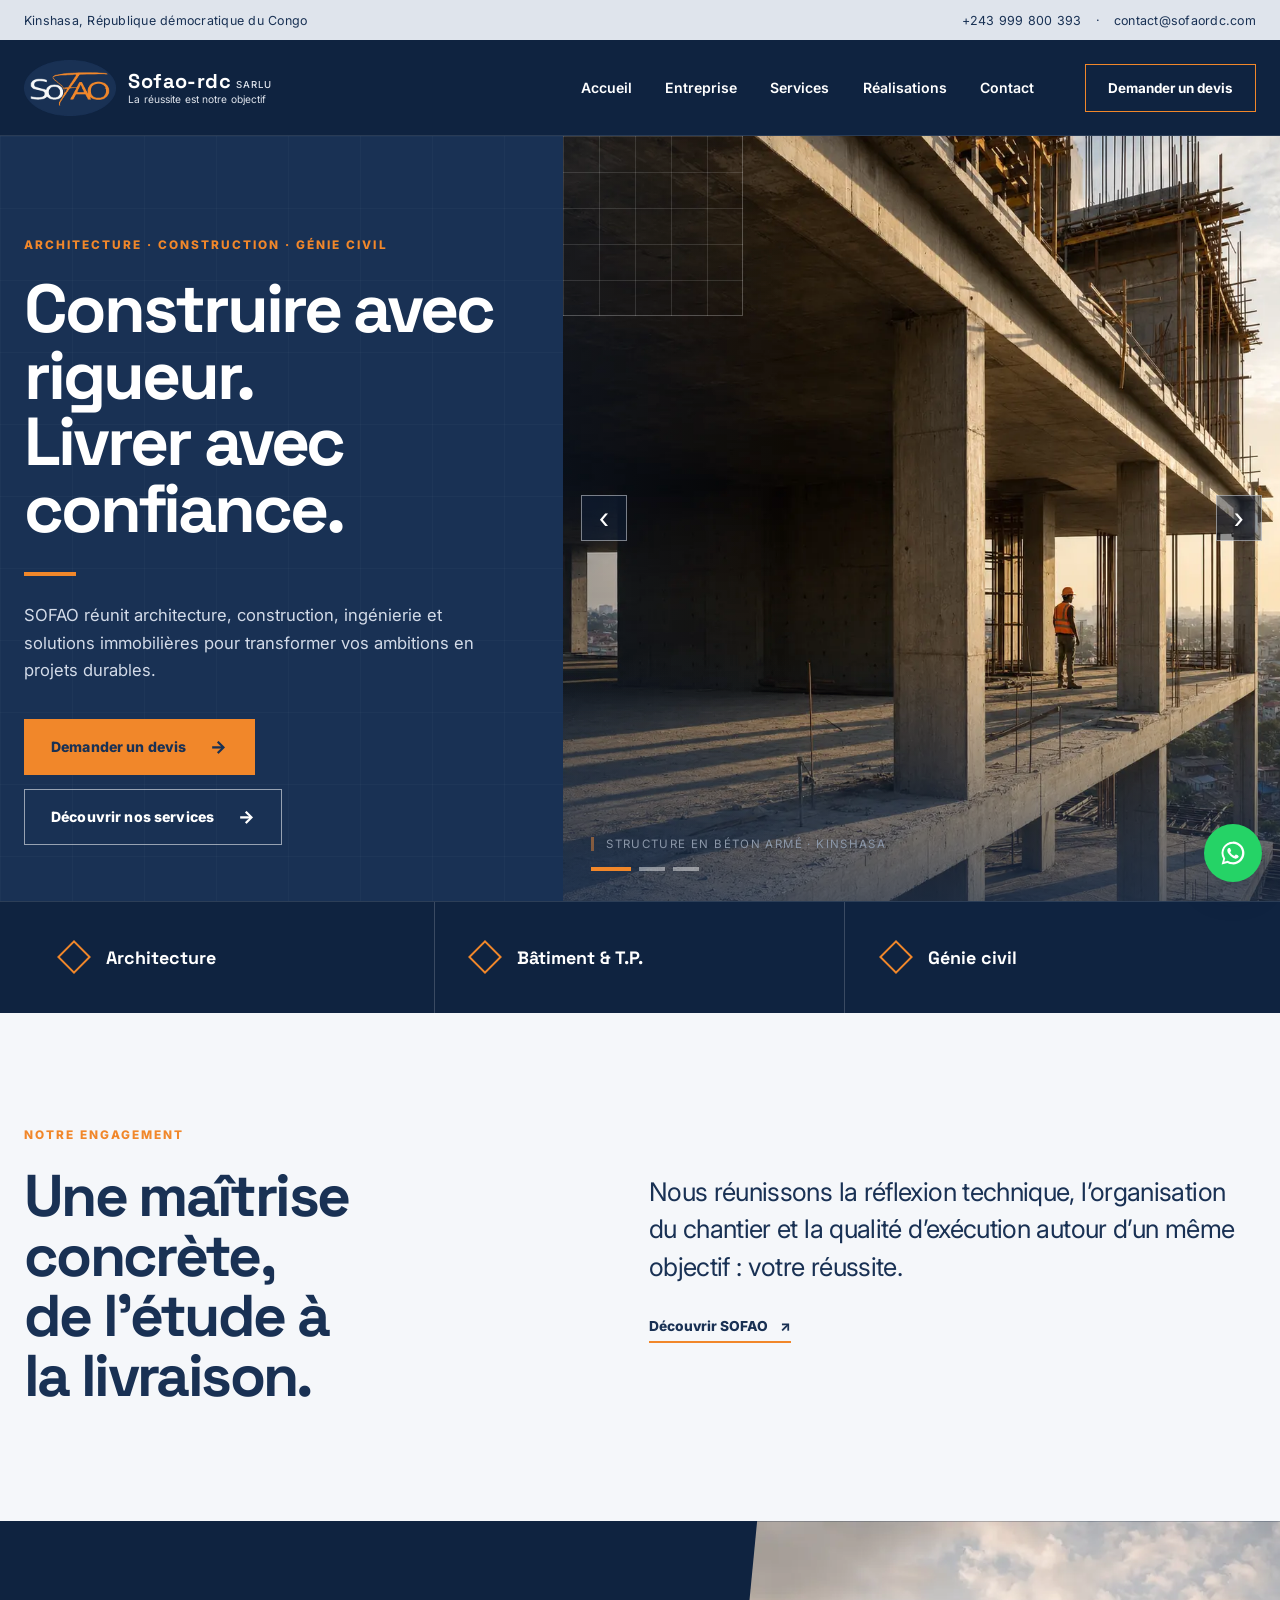
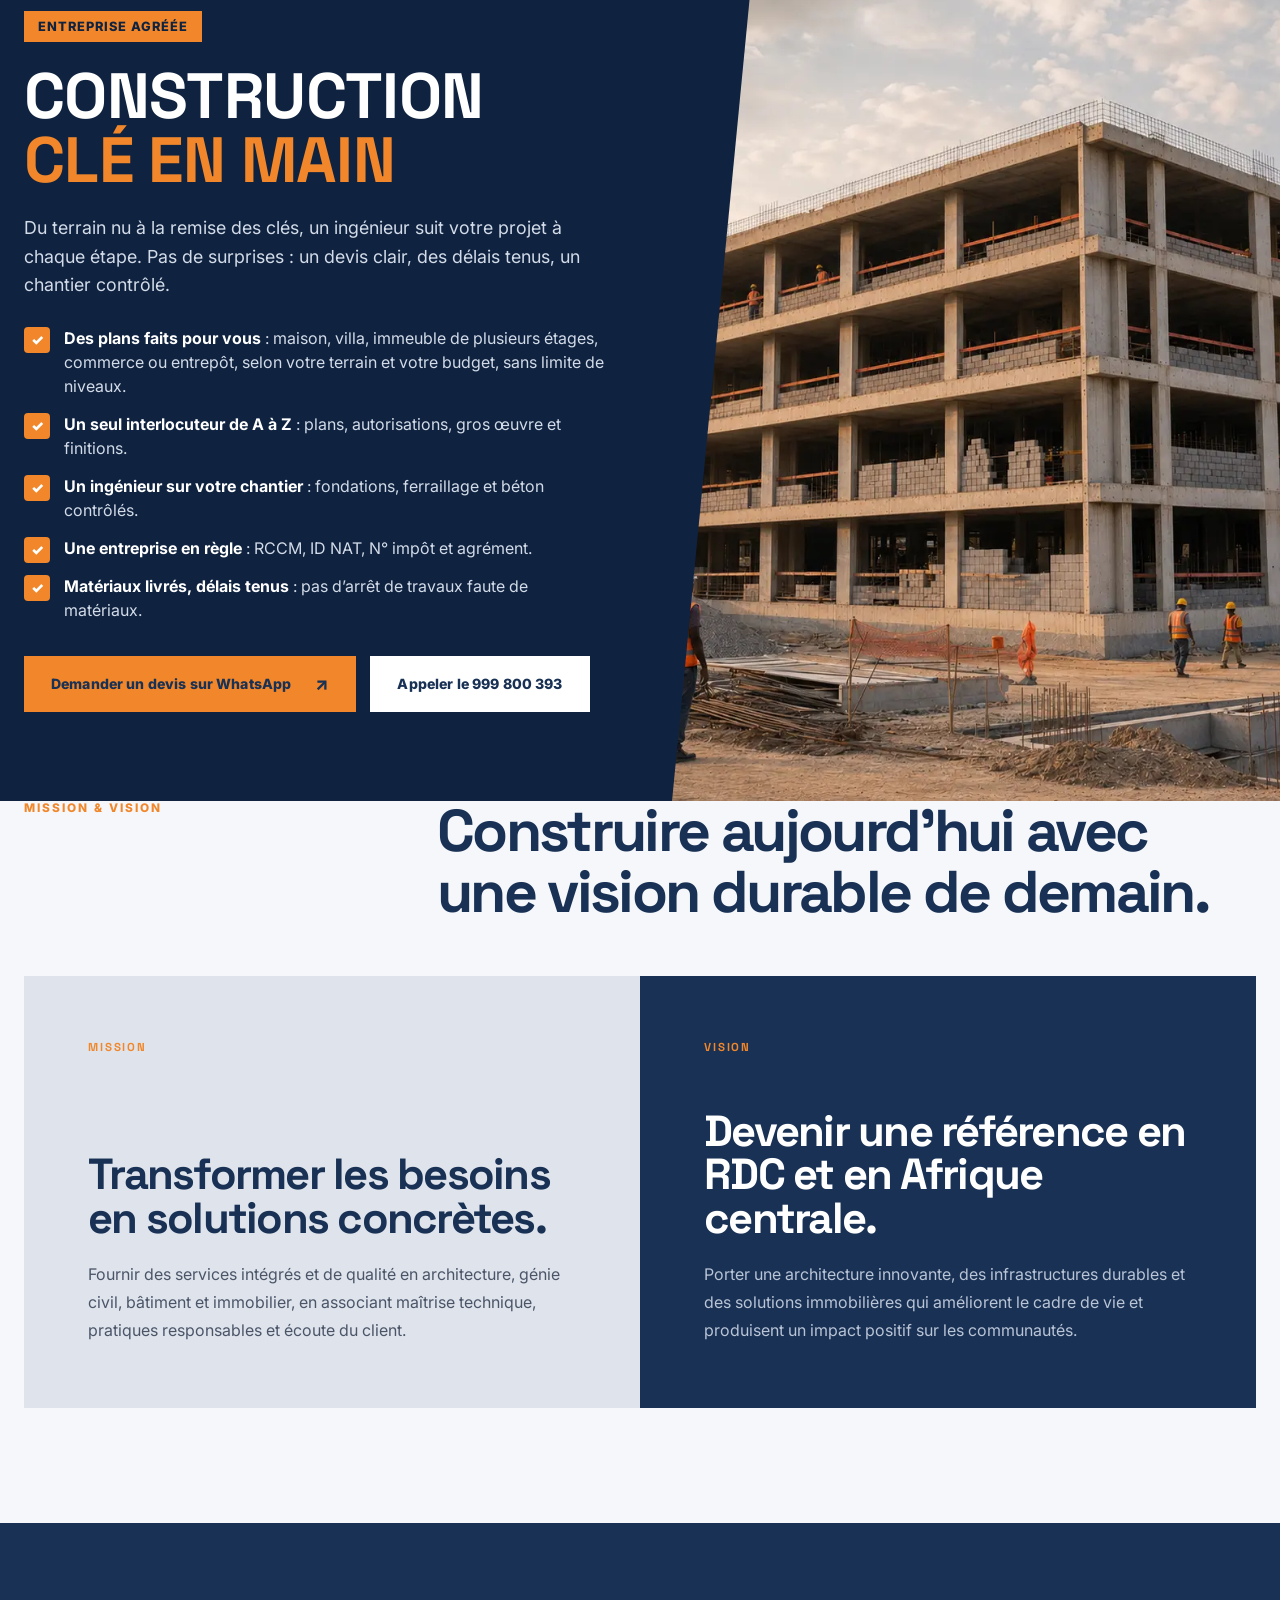
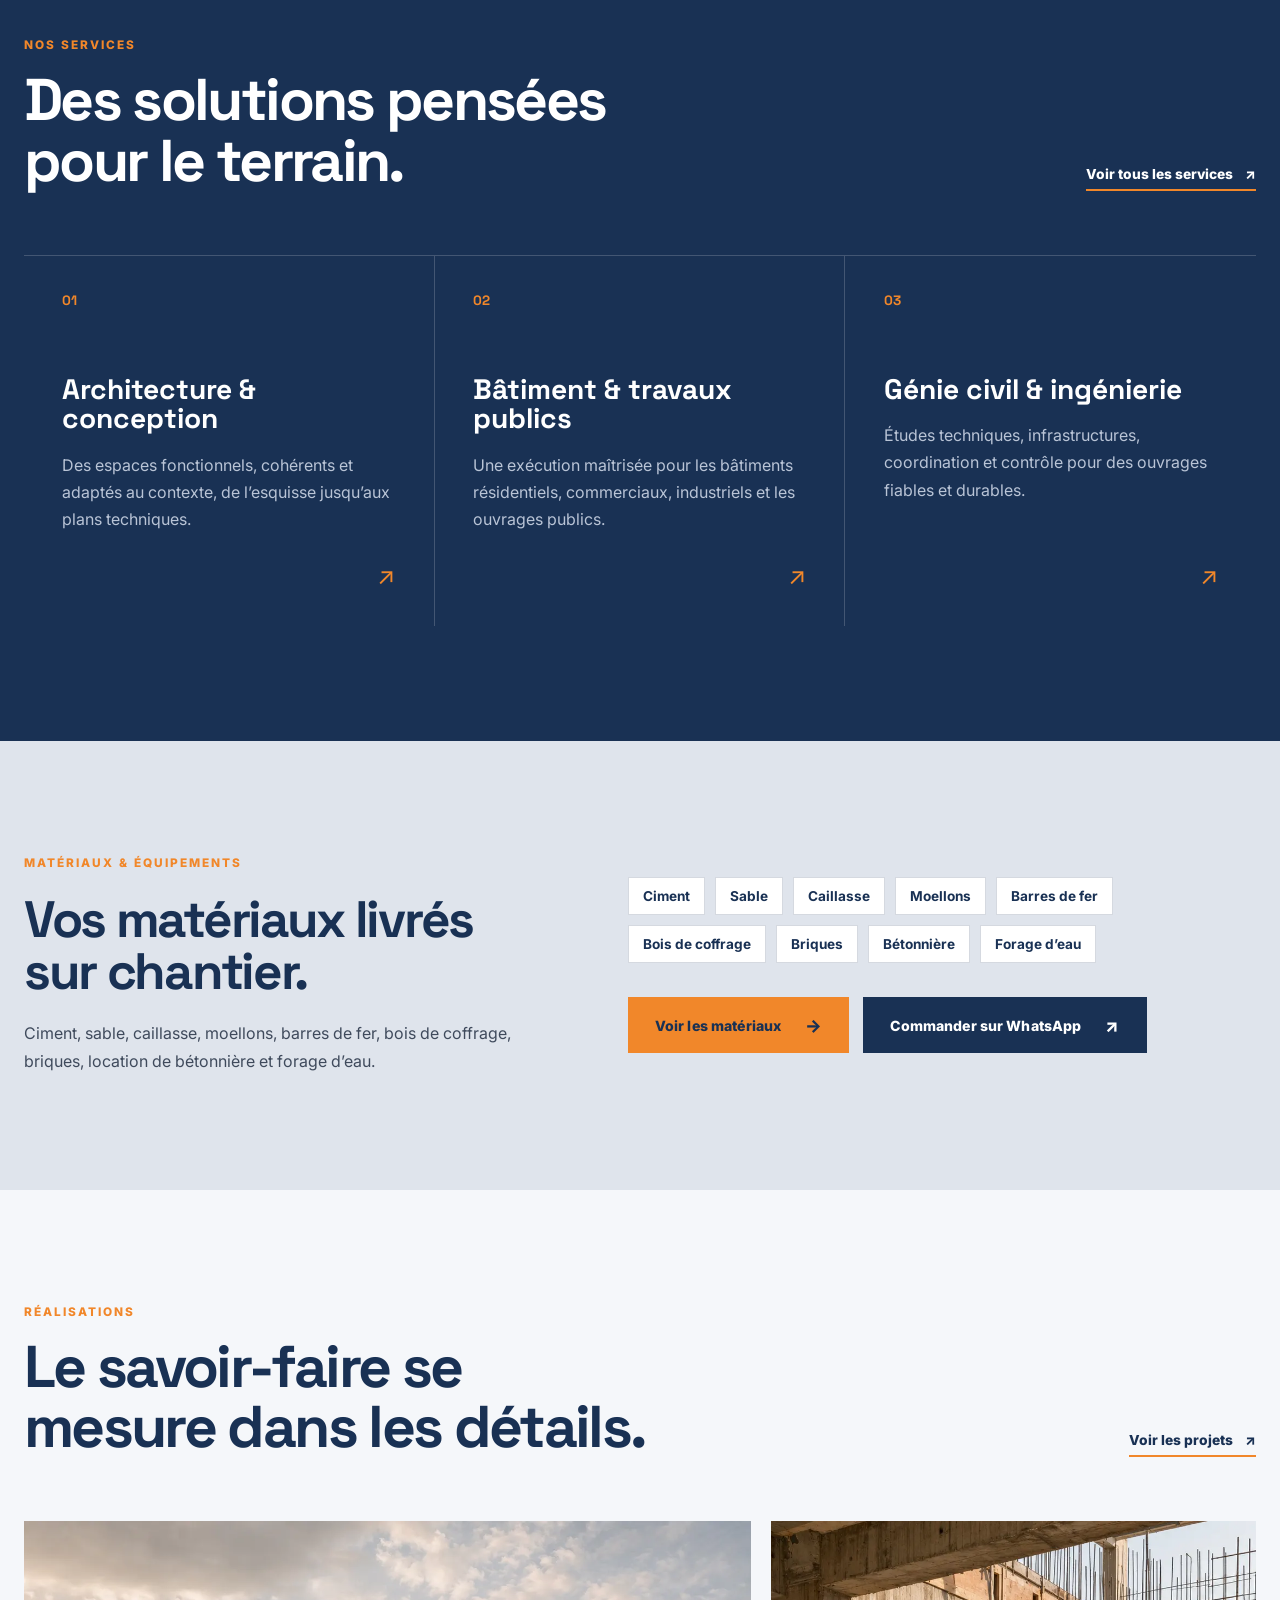
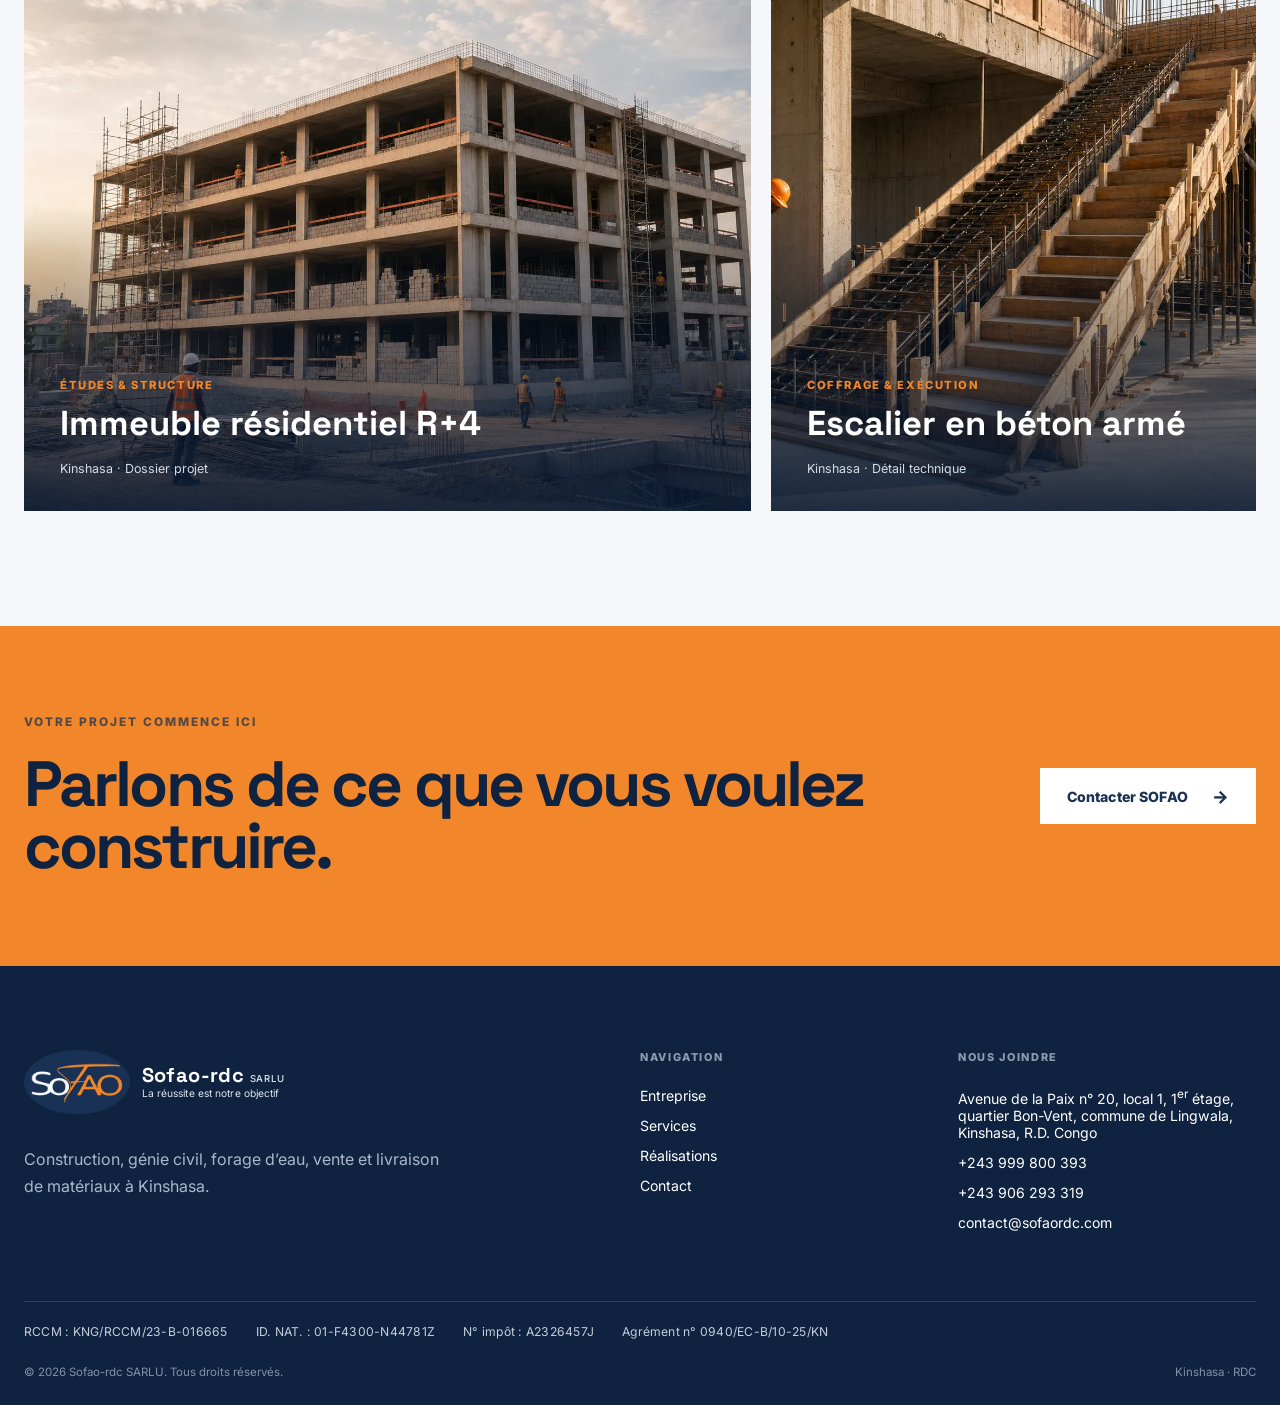
<file: index.html>
<!doctype html>
<html lang="fr">
<head>
  <meta charset="utf-8">
  <meta name="viewport" content="width=device-width, initial-scale=1">
  <title>Architecture, construction et génie civil | Sofao-rdc SARLU</title>
  <meta name="description" content="Sofao-rdc SARLU accompagne vos projets d’architecture, de construction, de génie civil, d’immobilier et de gestion de chantier à Kinshasa.">
  <link rel="canonical" href="https://www.sofaordc.com/">
  <meta property="og:title" content="Architecture, construction et génie civil | Sofao-rdc SARLU">
  <meta property="og:description" content="Sofao-rdc SARLU accompagne vos projets d’architecture, de construction, de génie civil, d’immobilier et de gestion de chantier à Kinshasa.">
  <meta property="og:type" content="website">
  <meta property="og:locale" content="fr_CD">
  <link rel="icon" type="image/png" href="/favicon.png">
  <link rel="apple-touch-icon" href="/apple-touch-icon.png">
  <meta name="theme-color" content="#193154">
  <link rel="preconnect" href="https://fonts.googleapis.com">
  <link rel="preconnect" href="https://fonts.gstatic.com" crossorigin>
  <link href="https://fonts.googleapis.com/css2?family=Inter:wght@400;500;600;700;800&family=Space+Grotesk:wght@600;700&display=swap" rel="stylesheet">
  <link rel="stylesheet" href="/assets/styles.css">
  <script src="/assets/site.js" defer></script>
  <script type="application/ld+json">{"@context":"https://schema.org","@type":"GeneralContractor","name":"Sofao-rdc SARLU","url":"https://www.sofaordc.com/","logo":"https://www.sofaordc.com/images/logo-sofao.png","image":"https://www.sofaordc.com/images/hero-construction.webp","telephone":["+243999800393","+243906293319"],"taxID":"A2326457J","email":"contact@sofaordc.com","address":{"@type":"PostalAddress","streetAddress":"Avenue de la Paix n° 20, local 1, 1er étage, quartier Bon-Vent","addressLocality":"Lingwala, Kinshasa","addressCountry":"CD"},"areaServed":"République démocratique du Congo"}</script>
</head>
<body>
  <a class="skip-link" href="#contenu">Aller au contenu</a>
  <header class="site-header">
    <div class="contact-bar"><div class="contact-bar-inner">
      <span>Kinshasa, République démocratique du Congo</span>
      <div><a href="tel:+243999800393">+243 999 800 393</a><span aria-hidden="true">·</span><a href="mailto:contact@sofaordc.com">contact@sofaordc.com</a></div>
    </div></div>
    <div class="nav-shell">
      
  <a class="brand" href="/" aria-label="Sofao-rdc SARLU — Accueil">
    <img class="brand-logo" src="/images/logo-sofao.png" alt="Logo Sofao" width="92" height="56">
    <span class="brand-type"><strong>Sofao-rdc <small>SARLU</small></strong><em>La réussite est notre objectif</em></span>
  </a>
      <nav class="desktop-nav" aria-label="Navigation principale"><a href="/">Accueil</a><a href="/entreprise/">Entreprise</a><a href="/services/">Services</a><a href="/realisations/">Réalisations</a><a href="/contact/">Contact</a></nav>
      <a class="header-cta" href="/contact/">Demander un devis</a>
      <details class="mobile-menu"><summary aria-label="Ouvrir le menu"><span></span><span></span><span></span></summary><nav aria-label="Navigation mobile"><a href="/">Accueil</a><a href="/entreprise/">Entreprise</a><a href="/services/">Services</a><a href="/realisations/">Réalisations</a><a href="/contact/">Contact</a></nav></details>
    </div>
  </header>
<main id="contenu">
  <section class="hero">
    <div class="hero-copy reveal">
      <p class="eyebrow">Architecture · Construction · Génie civil</p>
      <h1>Construire avec rigueur.<br>Livrer avec confiance.</h1>
      <span class="accent-rule" aria-hidden="true"></span>
      <p class="hero-lead">SOFAO réunit architecture, construction, ingénierie et solutions immobilières pour transformer vos ambitions en projets durables.</p>
      <div class="button-row"><a class="button button-primary" href="/contact/">Demander un devis <span aria-hidden="true">→</span></a><a class="button button-secondary" href="/services/">Découvrir nos services <span aria-hidden="true">→</span></a></div>
    </div>
    <div class="hero-visual hero-slider" aria-roledescription="carrousel" aria-label="Photos de nos chantiers">
      <!-- DIAPORAMA : pour ajouter une photo, copier une ligne <figure> et changer l'image et la légende -->
      <figure class="slide is-active" style="background-image:url('/images/chantiers/chantier-1.webp')"><figcaption>Structure en béton armé · Kinshasa</figcaption></figure>
      <figure class="slide" style="background-image:url('/images/chantiers/chantier-2.webp')"><figcaption>Immeuble R+4 · Kinshasa</figcaption></figure>
      <figure class="slide" style="background-image:url('/images/chantiers/chantier-3.webp')"><figcaption>Coffrage d’escalier · Kinshasa</figcaption></figure>
      <div class="hero-grid" aria-hidden="true"></div>
      <button class="slider-arrow prev" type="button" aria-label="Photo précédente">‹</button>
      <button class="slider-arrow next" type="button" aria-label="Photo suivante">›</button>
      <div class="slider-dots" role="tablist" aria-label="Choisir une photo"></div>
    </div>
    <div class="expertise-strip"><span>Architecture</span><span>Bâtiment &amp; T.P.</span><span>Génie civil</span></div>
  </section>
  <section class="section intro-section">
    <div class="section-heading"><p class="eyebrow">Notre engagement</p><h2>Une maîtrise concrète, de l’étude à la livraison.</h2></div>
    <div class="intro-copy"><p class="large-copy">Nous réunissons la réflexion technique, l’organisation du chantier et la qualité d’exécution autour d’un même objectif : votre réussite.</p><a class="text-link" href="/entreprise/">Découvrir SOFAO <span aria-hidden="true">↗</span></a></div>
  </section>
  <section class="turnkey" aria-labelledby="turnkey-title">
    <div class="turnkey-copy">
      <p class="turnkey-badge">Entreprise agréée</p>
      <h2 id="turnkey-title">Construction <span>clé en main</span></h2>
      <p class="turnkey-lead">Du terrain nu à la remise des clés, un ingénieur suit votre projet à chaque étape. Pas de surprises : un devis clair, des délais tenus, un chantier contrôlé.</p>
      <ul class="turnkey-list">
        <li><strong>Des plans faits pour vous</strong> : maison, villa, immeuble de plusieurs étages, commerce ou entrepôt, selon votre terrain et votre budget, sans limite de niveaux.</li>
        <li><strong>Un seul interlocuteur de A à Z</strong> : plans, autorisations, gros œuvre et finitions.</li>
        <li><strong>Un ingénieur sur votre chantier</strong> : fondations, ferraillage et béton contrôlés.</li>
        <li><strong>Une entreprise en règle</strong> : RCCM, ID NAT, N° impôt et agrément.</li>
        <li><strong>Matériaux livrés, délais tenus</strong> : pas d’arrêt de travaux faute de matériaux.</li>
      </ul>
      <div class="button-row"><a class="button button-primary" href="https://wa.me/243906293319?text=Bonjour%20Sofao-rdc%2C%20je%20souhaite%20un%20devis%20pour%20une%20construction%20cl%C3%A9%20en%20main." target="_blank" rel="noreferrer">Demander un devis sur WhatsApp <span aria-hidden="true">↗</span></a><a class="button button-light" href="tel:+243999800393">Appeler le 999 800 393</a></div>
    </div>
    <div class="turnkey-photo"><img src="/images/project-r4.webp" alt="Immeuble R+4 en construction suivi par Sofao-rdc" loading="lazy"></div>
  </section>
  <section class="section identity-section">
    <div class="identity-intro"><p class="eyebrow">Mission &amp; vision</p><h2>Construire aujourd’hui avec une vision durable de demain.</h2></div>
    <div class="identity-grid">
      <article class="identity-card"><span>Mission</span><h3>Transformer les besoins en solutions concrètes.</h3><p>Fournir des services intégrés et de qualité en architecture, génie civil, bâtiment et immobilier, en associant maîtrise technique, pratiques responsables et écoute du client.</p></article>
      <article class="identity-card identity-card-dark"><span>Vision</span><h3>Devenir une référence en RDC et en Afrique centrale.</h3><p>Porter une architecture innovante, des infrastructures durables et des solutions immobilières qui améliorent le cadre de vie et produisent un impact positif sur les communautés.</p></article>
    </div>
  </section>
  <section class="section section-dark">
    <div class="section-topline"><div><p class="eyebrow">Nos services</p><h2>Des solutions pensées pour le terrain.</h2></div><a class="text-link light" href="/services/">Voir tous les services <span aria-hidden="true">↗</span></a></div>
    <div class="service-grid">
      <article class="service-card"><span class="card-number">01</span><h3>Architecture &amp; conception</h3><p>Des espaces fonctionnels, cohérents et adaptés au contexte, de l’esquisse jusqu’aux plans techniques.</p><a href="/services/" aria-label="En savoir plus sur l’architecture"><span>↗</span></a></article>
      <article class="service-card"><span class="card-number">02</span><h3>Bâtiment &amp; travaux publics</h3><p>Une exécution maîtrisée pour les bâtiments résidentiels, commerciaux, industriels et les ouvrages publics.</p><a href="/services/" aria-label="En savoir plus sur les travaux publics"><span>↗</span></a></article>
      <article class="service-card"><span class="card-number">03</span><h3>Génie civil &amp; ingénierie</h3><p>Études techniques, infrastructures, coordination et contrôle pour des ouvrages fiables et durables.</p><a href="/services/" aria-label="En savoir plus sur le génie civil"><span>↗</span></a></article>
    </div>
  </section>
  <section class="section materials-band"><div class="materials-band-copy"><p class="eyebrow">Matériaux &amp; équipements</p><h2>Vos matériaux livrés sur chantier.</h2><p>Ciment, sable, caillasse, moellons, barres de fer, bois de coffrage, briques, location de bétonnière et forage d’eau.</p></div><div class="materials-band-actions"><ul class="chip-list"><li>Ciment</li><li>Sable</li><li>Caillasse</li><li>Moellons</li><li>Barres de fer</li><li>Bois de coffrage</li><li>Briques</li><li>Bétonnière</li><li>Forage d’eau</li></ul><div class="button-row"><a class="button button-primary" href="/services/#materiaux">Voir les matériaux <span aria-hidden="true">→</span></a><a class="button button-dark" href="https://wa.me/243906293319?text=Bonjour%20Sofao-rdc%2C%20je%20souhaite%20un%20devis%20pour%20des%20mat%C3%A9riaux%20livr%C3%A9s%20sur%20chantier." target="_blank" rel="noreferrer">Commander sur WhatsApp <span aria-hidden="true">↗</span></a></div></div></section>
  <section class="section projects-section">
    <div class="section-topline"><div><p class="eyebrow">Réalisations</p><h2>Le savoir-faire se mesure dans les détails.</h2></div><a class="text-link" href="/realisations/">Voir les projets <span aria-hidden="true">↗</span></a></div>
    <div class="project-feature-grid">
      <a class="project-feature project-r4" href="/realisations/"><div class="project-overlay"><p>Études &amp; structure</p><h3>Immeuble résidentiel R+4</h3><span>Kinshasa · Dossier projet</span></div></a>
      <a class="project-feature project-stair" href="/realisations/"><div class="project-overlay"><p>Coffrage &amp; exécution</p><h3>Escalier en béton armé</h3><span>Kinshasa · Détail technique</span></div></a>
    </div>
  </section>
  <section class="cta-band"><div><p class="eyebrow">Votre projet commence ici</p><h2>Parlons de ce que vous voulez construire.</h2></div><a class="button button-light" href="/contact/">Contacter SOFAO <span>→</span></a></section>
</main>
  <footer class="site-footer">
    <div class="footer-grid">
      <div>
  <a class="brand" href="/" aria-label="Sofao-rdc SARLU — Accueil">
    <img class="brand-logo" src="/images/logo-sofao.png" alt="Logo Sofao" width="92" height="56">
    <span class="brand-type"><strong>Sofao-rdc <small>SARLU</small></strong><em>La réussite est notre objectif</em></span>
  </a><p class="footer-intro">Construction, génie civil, forage d’eau, vente et livraison de matériaux à Kinshasa.</p></div>
      <div><p class="footer-title">Navigation</p><a href="/entreprise/">Entreprise</a><a href="/services/">Services</a><a href="/realisations/">Réalisations</a><a href="/contact/">Contact</a></div>
      <div><p class="footer-title">Nous joindre</p><span>Avenue de la Paix n° 20, local 1, 1<sup>er</sup> étage, quartier Bon-Vent, commune de Lingwala, Kinshasa, R.D. Congo</span><a href="tel:+243999800393">+243 999 800 393</a><a href="tel:+243906293319">+243 906 293 319</a><a href="mailto:contact@sofaordc.com">contact@sofaordc.com</a></div>
    </div>
    <div class="footer-legal"><span>RCCM : KNG/RCCM/23-B-016665</span><span>ID. NAT. : 01-F4300-N44781Z</span><span>N° impôt : A2326457J</span><span>Agrément n° 0940/EC-B/10-25/KN</span></div>
    <div class="footer-bottom"><span>© 2026 Sofao-rdc SARLU. Tous droits réservés.</span><span>Kinshasa · RDC</span></div>
  </footer>
  <a class="wa-float" href="https://wa.me/243906293319" target="_blank" rel="noreferrer" aria-label="Écrire sur WhatsApp"><svg viewBox="0 0 32 32" width="28" height="28" aria-hidden="true"><path fill="currentColor" d="M16 3a13 13 0 0 0-11.2 19.6L3 29l6.6-1.7A13 13 0 1 0 16 3zm0 23.6c-2 0-3.9-.5-5.6-1.5l-.4-.2-3.9 1 1-3.8-.3-.4A10.6 10.6 0 1 1 16 26.6zm5.8-7.9c-.3-.2-1.9-.9-2.2-1s-.5-.2-.7.2-.8 1-1 1.2-.4.2-.7.1a8.7 8.7 0 0 1-4.3-3.8c-.3-.6.3-.5.9-1.7.1-.2 0-.4 0-.5l-1-2.4c-.3-.6-.5-.5-.7-.5h-.6a1.2 1.2 0 0 0-.9.4 3.6 3.6 0 0 0-1.1 2.7 6.3 6.3 0 0 0 1.3 3.3 14.3 14.3 0 0 0 5.5 4.9c2 .9 2.8 1 3.8.8a3.2 3.2 0 0 0 2.1-1.5 2.6 2.6 0 0 0 .2-1.5c-.1-.1-.3-.2-.6-.3z"/></svg></a>
</body>
</html>
</file>
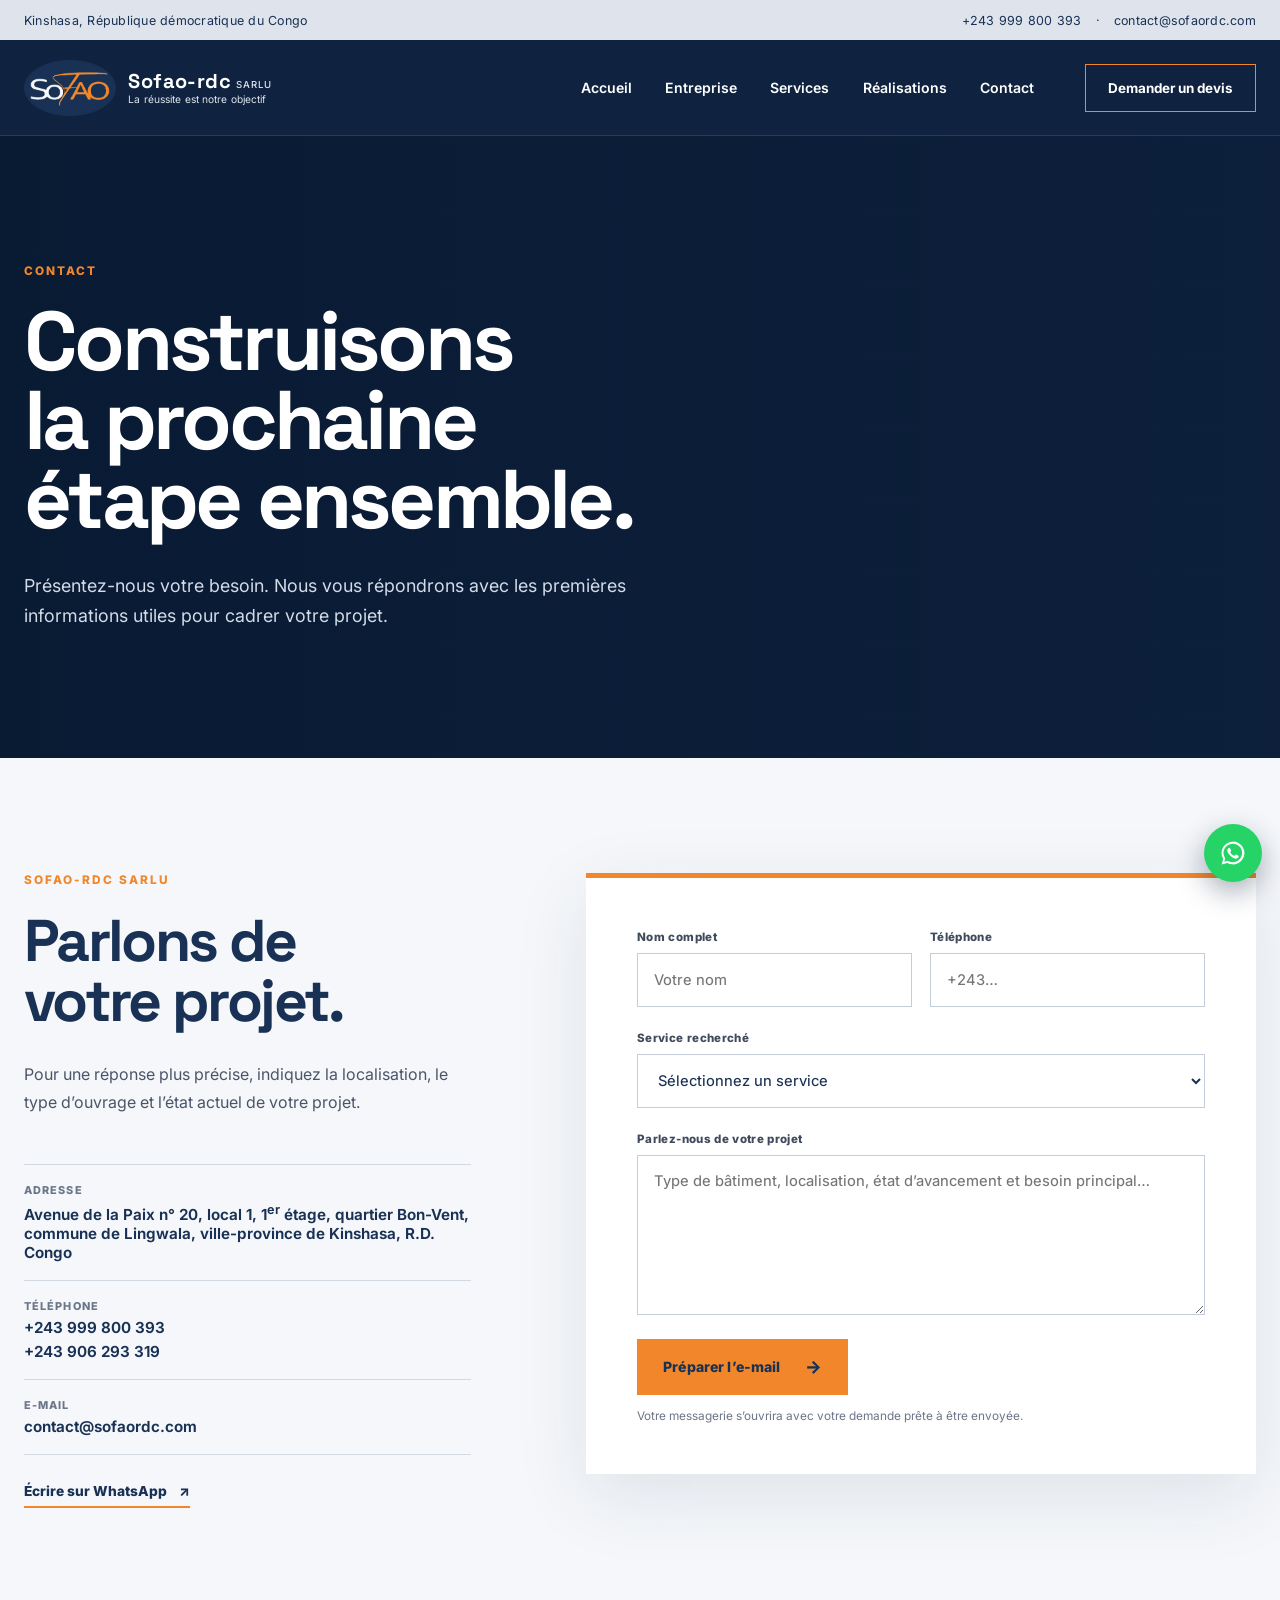
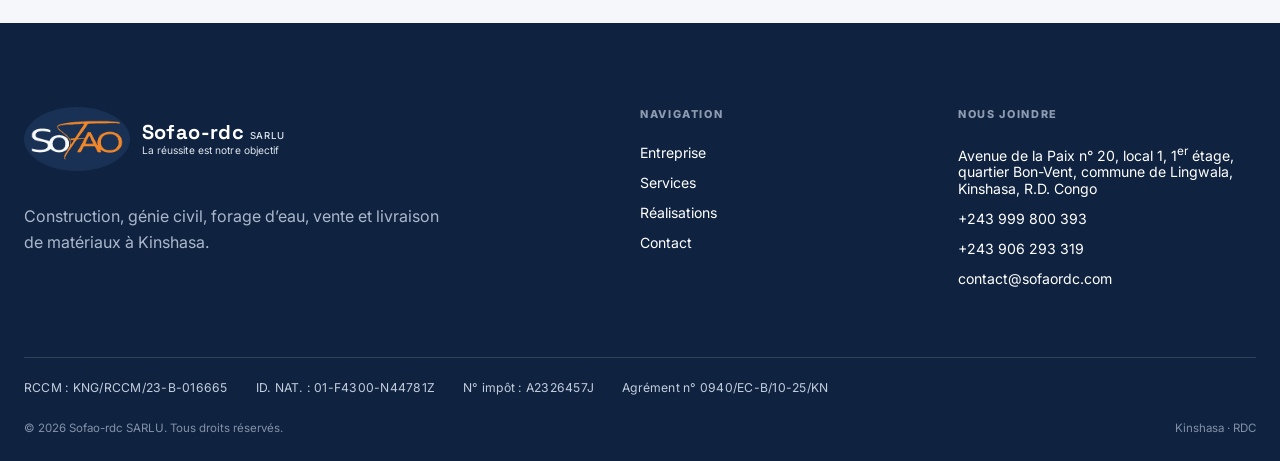
<file: contact/index.html>
<!doctype html>
<html lang="fr">
<head>
  <meta charset="utf-8">
  <meta name="viewport" content="width=device-width, initial-scale=1">
  <title>Contact | Sofao-rdc SARLU</title>
  <meta name="description" content="Contactez Sofao-rdc SARLU à Kinshasa pour un devis, une étude technique ou un suivi de chantier.">
  <link rel="canonical" href="https://www.sofaordc.com/contact/">
  <meta property="og:title" content="Contact | Sofao-rdc SARLU">
  <meta property="og:description" content="Contactez Sofao-rdc SARLU à Kinshasa pour un devis, une étude technique ou un suivi de chantier.">
  <meta property="og:type" content="website">
  <meta property="og:locale" content="fr_CD">
  <link rel="icon" type="image/png" href="/favicon.png">
  <link rel="apple-touch-icon" href="/apple-touch-icon.png">
  <meta name="theme-color" content="#193154">
  <link rel="preconnect" href="https://fonts.googleapis.com">
  <link rel="preconnect" href="https://fonts.gstatic.com" crossorigin>
  <link href="https://fonts.googleapis.com/css2?family=Inter:wght@400;500;600;700;800&family=Space+Grotesk:wght@600;700&display=swap" rel="stylesheet">
  <link rel="stylesheet" href="/assets/styles.css">
  <script src="/assets/site.js" defer></script>
</head>
<body>
  <a class="skip-link" href="#contenu">Aller au contenu</a>
  <header class="site-header">
    <div class="contact-bar"><div class="contact-bar-inner">
      <span>Kinshasa, République démocratique du Congo</span>
      <div><a href="tel:+243999800393">+243 999 800 393</a><span aria-hidden="true">·</span><a href="mailto:contact@sofaordc.com">contact@sofaordc.com</a></div>
    </div></div>
    <div class="nav-shell">
      
  <a class="brand" href="/" aria-label="Sofao-rdc SARLU — Accueil">
    <img class="brand-logo" src="/images/logo-sofao.png" alt="Logo Sofao" width="92" height="56">
    <span class="brand-type"><strong>Sofao-rdc <small>SARLU</small></strong><em>La réussite est notre objectif</em></span>
  </a>
      <nav class="desktop-nav" aria-label="Navigation principale"><a href="/">Accueil</a><a href="/entreprise/">Entreprise</a><a href="/services/">Services</a><a href="/realisations/">Réalisations</a><a href="/contact/">Contact</a></nav>
      <a class="header-cta" href="/contact/">Demander un devis</a>
      <details class="mobile-menu"><summary aria-label="Ouvrir le menu"><span></span><span></span><span></span></summary><nav aria-label="Navigation mobile"><a href="/">Accueil</a><a href="/entreprise/">Entreprise</a><a href="/services/">Services</a><a href="/realisations/">Réalisations</a><a href="/contact/">Contact</a></nav></details>
    </div>
  </header>
<main id="contenu">
  <section class="page-hero contact-hero"><div class="page-hero-copy"><p class="eyebrow">Contact</p><h1>Construisons la prochaine étape ensemble.</h1><p>Présentez-nous votre besoin. Nous vous répondrons avec les premières informations utiles pour cadrer votre projet.</p></div></section>
  <section class="section contact-layout">
    <div class="contact-details"><p class="eyebrow">Sofao-rdc SARLU</p><h2>Parlons de votre projet.</h2><p>Pour une réponse plus précise, indiquez la localisation, le type d’ouvrage et l’état actuel de votre projet.</p><div class="contact-items"><div><span>Adresse</span><strong>Avenue de la Paix n° 20, local 1, 1<sup>er</sup> étage, quartier Bon-Vent, commune de Lingwala, ville-province de Kinshasa, R.D. Congo</strong></div><div><span>Téléphone</span><a href="tel:+243999800393">+243 999 800 393</a><a href="tel:+243906293319">+243 906 293 319</a></div><div><span>E-mail</span><a href="mailto:contact@sofaordc.com">contact@sofaordc.com</a></div></div><a class="whatsapp-link" href="https://wa.me/243906293319" target="_blank" rel="noreferrer">Écrire sur WhatsApp <span>↗</span></a></div>
    <form class="contact-form"><div class="form-row"><label>Nom complet<input name="name" type="text" autocomplete="name" required placeholder="Votre nom"></label><label>Téléphone<input name="phone" type="tel" autocomplete="tel" required placeholder="+243…"></label></div><label>Service recherché<select name="service"><option value="" disabled selected>Sélectionnez un service</option><option>Architecture et conception</option><option>Construction de bâtiment</option><option>Génie civil</option><option>Étude technique</option><option>Immobilier et gestion de biens</option><option>Suivi de chantier</option><option>Achat / livraison de matériaux</option><option>Location de bétonnière</option><option>Forage d’eau</option><option>Autre besoin</option></select></label><label>Parlez-nous de votre projet<textarea name="message" rows="6" required placeholder="Type de bâtiment, localisation, état d’avancement et besoin principal…"></textarea></label><button class="button button-primary" type="submit">Préparer l’e-mail <span>→</span></button><p class="form-note">Votre messagerie s’ouvrira avec votre demande prête à être envoyée.</p></form>
  </section>
</main>
  <footer class="site-footer">
    <div class="footer-grid">
      <div>
  <a class="brand" href="/" aria-label="Sofao-rdc SARLU — Accueil">
    <img class="brand-logo" src="/images/logo-sofao.png" alt="Logo Sofao" width="92" height="56">
    <span class="brand-type"><strong>Sofao-rdc <small>SARLU</small></strong><em>La réussite est notre objectif</em></span>
  </a><p class="footer-intro">Construction, génie civil, forage d’eau, vente et livraison de matériaux à Kinshasa.</p></div>
      <div><p class="footer-title">Navigation</p><a href="/entreprise/">Entreprise</a><a href="/services/">Services</a><a href="/realisations/">Réalisations</a><a href="/contact/">Contact</a></div>
      <div><p class="footer-title">Nous joindre</p><span>Avenue de la Paix n° 20, local 1, 1<sup>er</sup> étage, quartier Bon-Vent, commune de Lingwala, Kinshasa, R.D. Congo</span><a href="tel:+243999800393">+243 999 800 393</a><a href="tel:+243906293319">+243 906 293 319</a><a href="mailto:contact@sofaordc.com">contact@sofaordc.com</a></div>
    </div>
    <div class="footer-legal"><span>RCCM : KNG/RCCM/23-B-016665</span><span>ID. NAT. : 01-F4300-N44781Z</span><span>N° impôt : A2326457J</span><span>Agrément n° 0940/EC-B/10-25/KN</span></div>
    <div class="footer-bottom"><span>© 2026 Sofao-rdc SARLU. Tous droits réservés.</span><span>Kinshasa · RDC</span></div>
  </footer>
  <a class="wa-float" href="https://wa.me/243906293319" target="_blank" rel="noreferrer" aria-label="Écrire sur WhatsApp"><svg viewBox="0 0 32 32" width="28" height="28" aria-hidden="true"><path fill="currentColor" d="M16 3a13 13 0 0 0-11.2 19.6L3 29l6.6-1.7A13 13 0 1 0 16 3zm0 23.6c-2 0-3.9-.5-5.6-1.5l-.4-.2-3.9 1 1-3.8-.3-.4A10.6 10.6 0 1 1 16 26.6zm5.8-7.9c-.3-.2-1.9-.9-2.2-1s-.5-.2-.7.2-.8 1-1 1.2-.4.2-.7.1a8.7 8.7 0 0 1-4.3-3.8c-.3-.6.3-.5.9-1.7.1-.2 0-.4 0-.5l-1-2.4c-.3-.6-.5-.5-.7-.5h-.6a1.2 1.2 0 0 0-.9.4 3.6 3.6 0 0 0-1.1 2.7 6.3 6.3 0 0 0 1.3 3.3 14.3 14.3 0 0 0 5.5 4.9c2 .9 2.8 1 3.8.8a3.2 3.2 0 0 0 2.1-1.5 2.6 2.6 0 0 0 .2-1.5c-.1-.1-.3-.2-.6-.3z"/></svg></a>
</body>
</html>
</file>
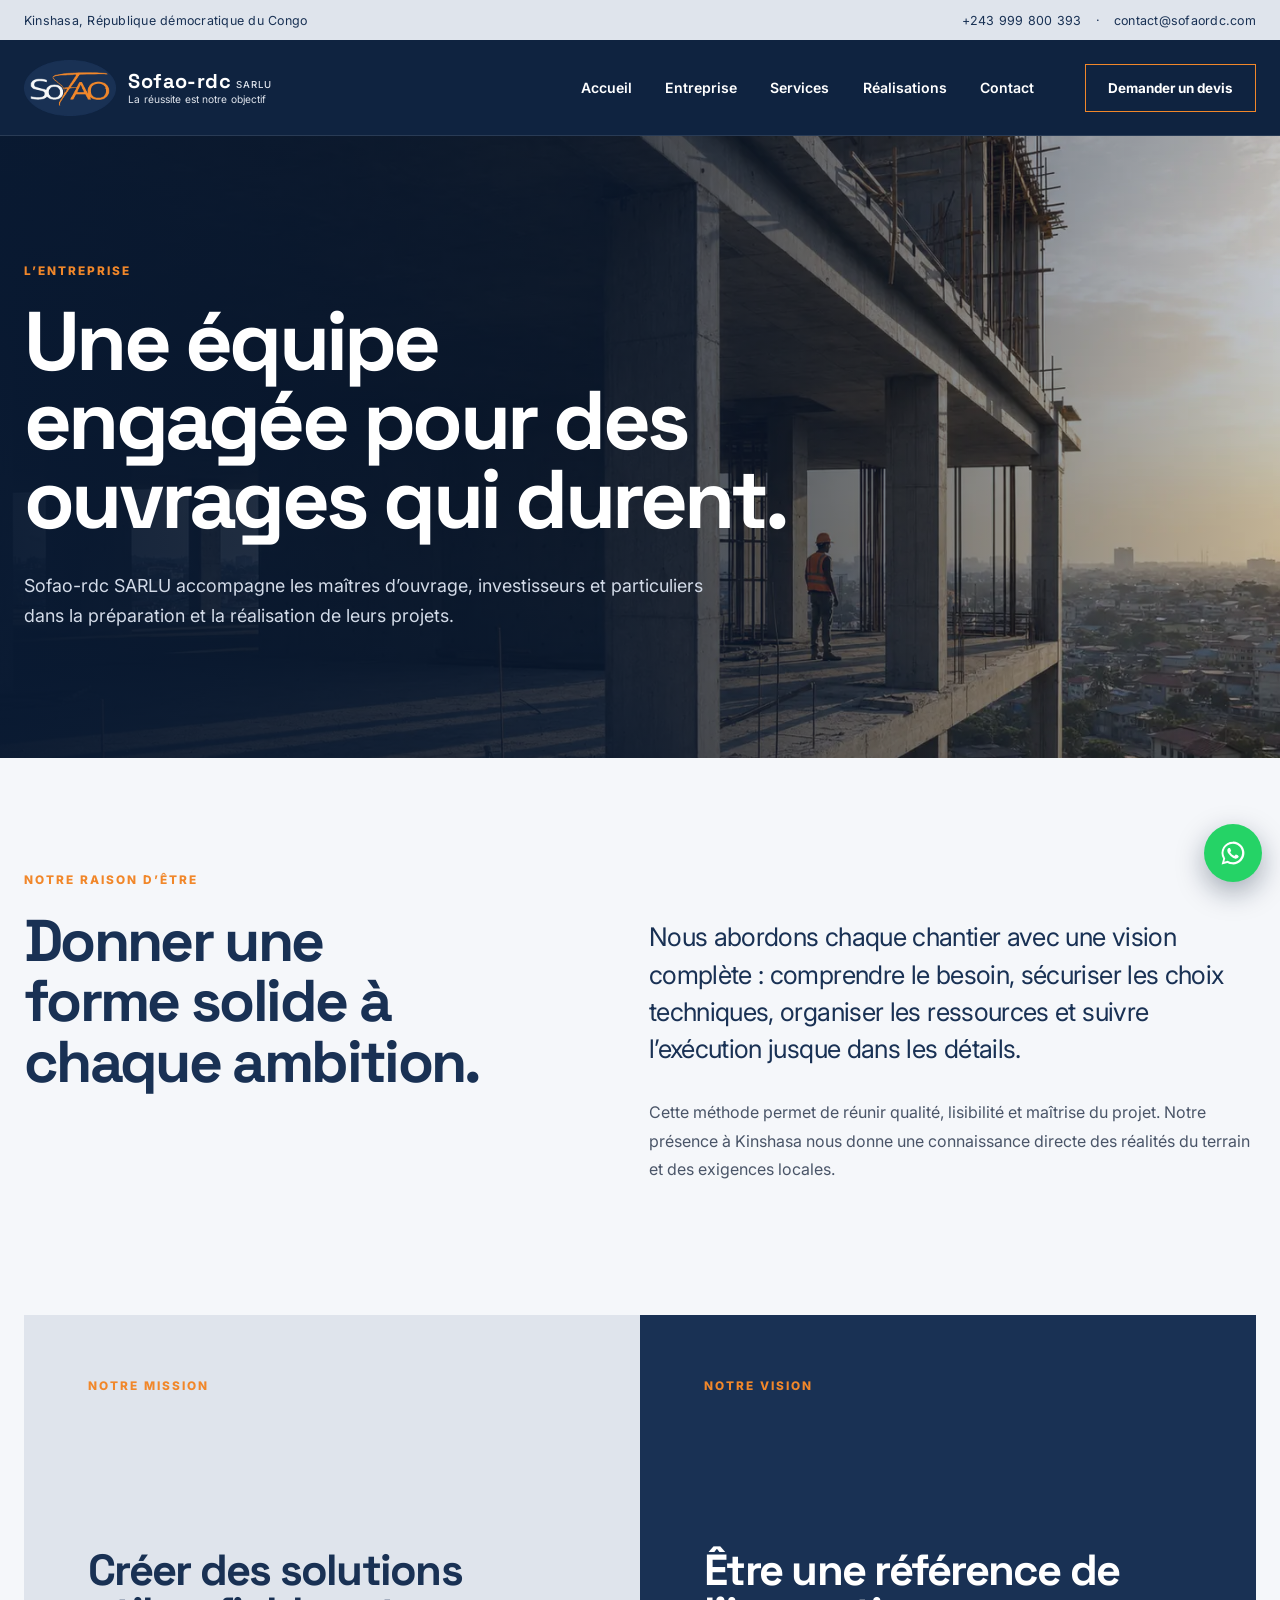
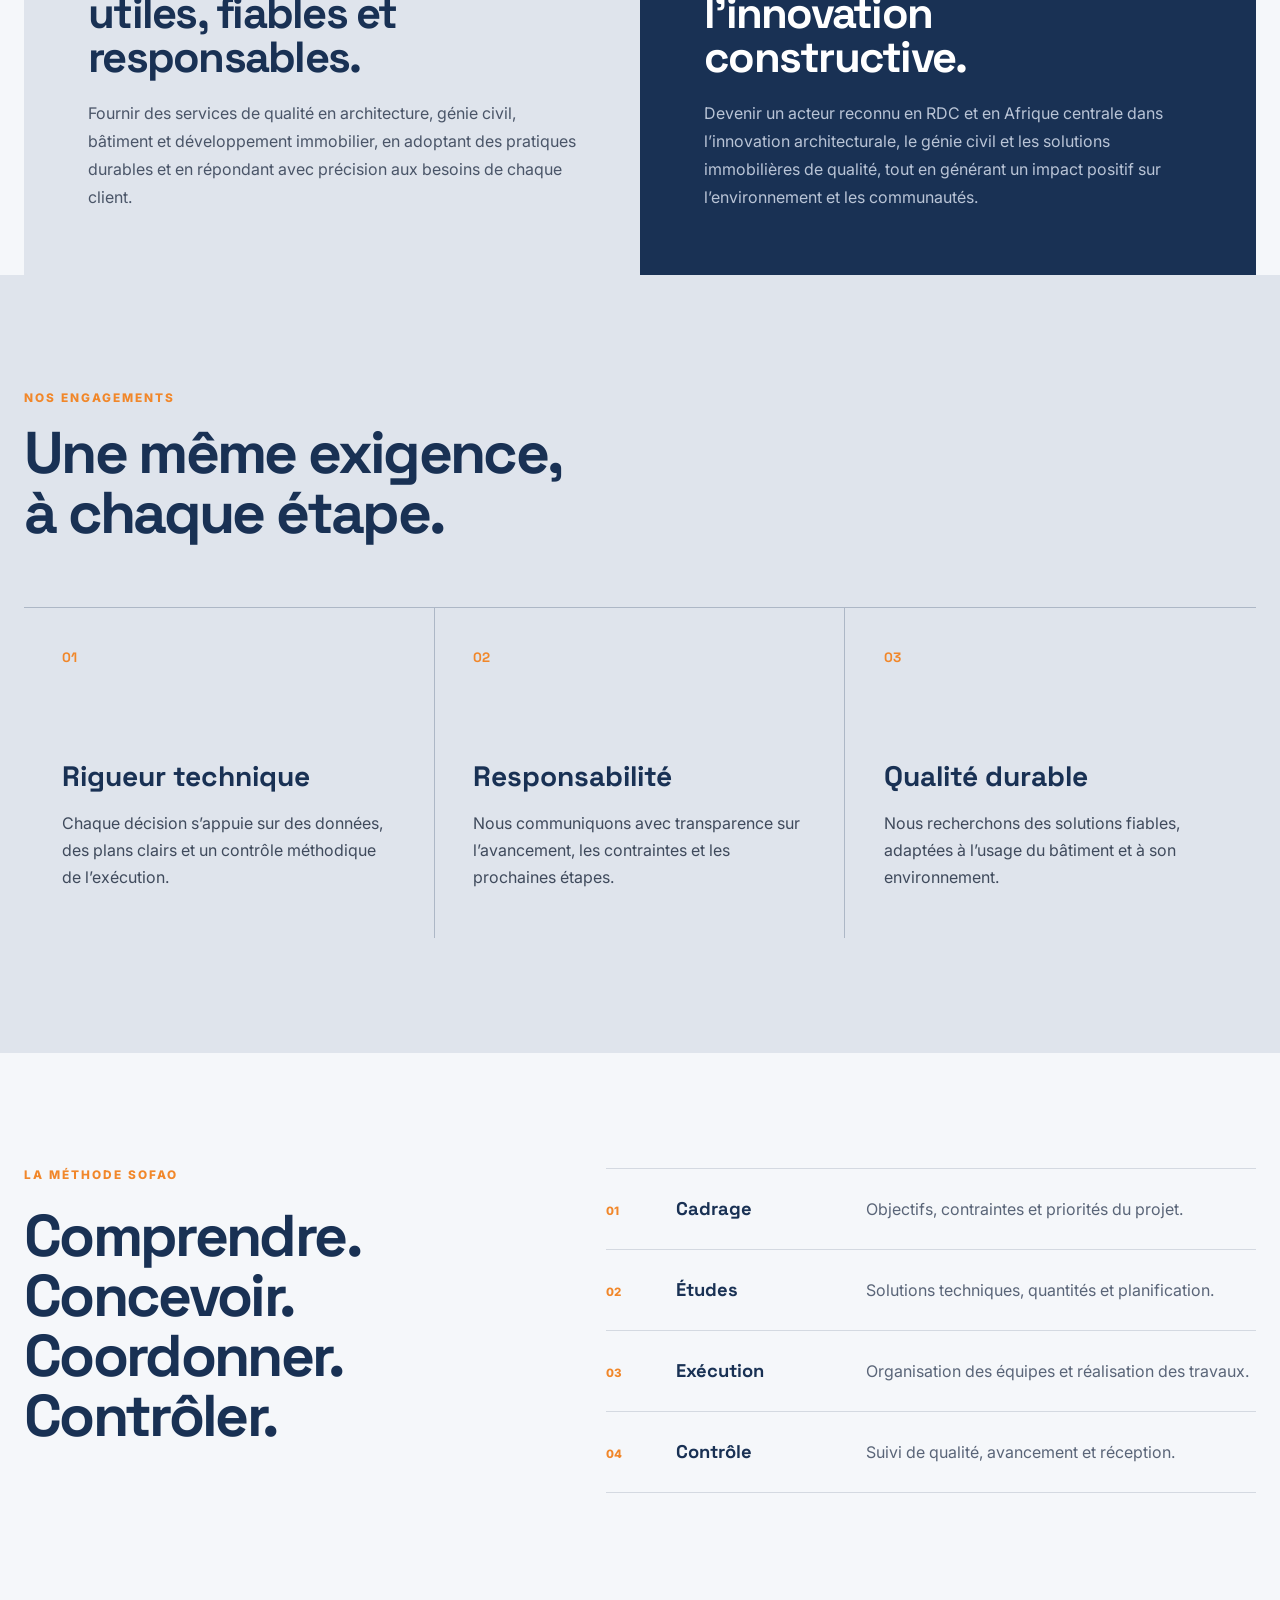
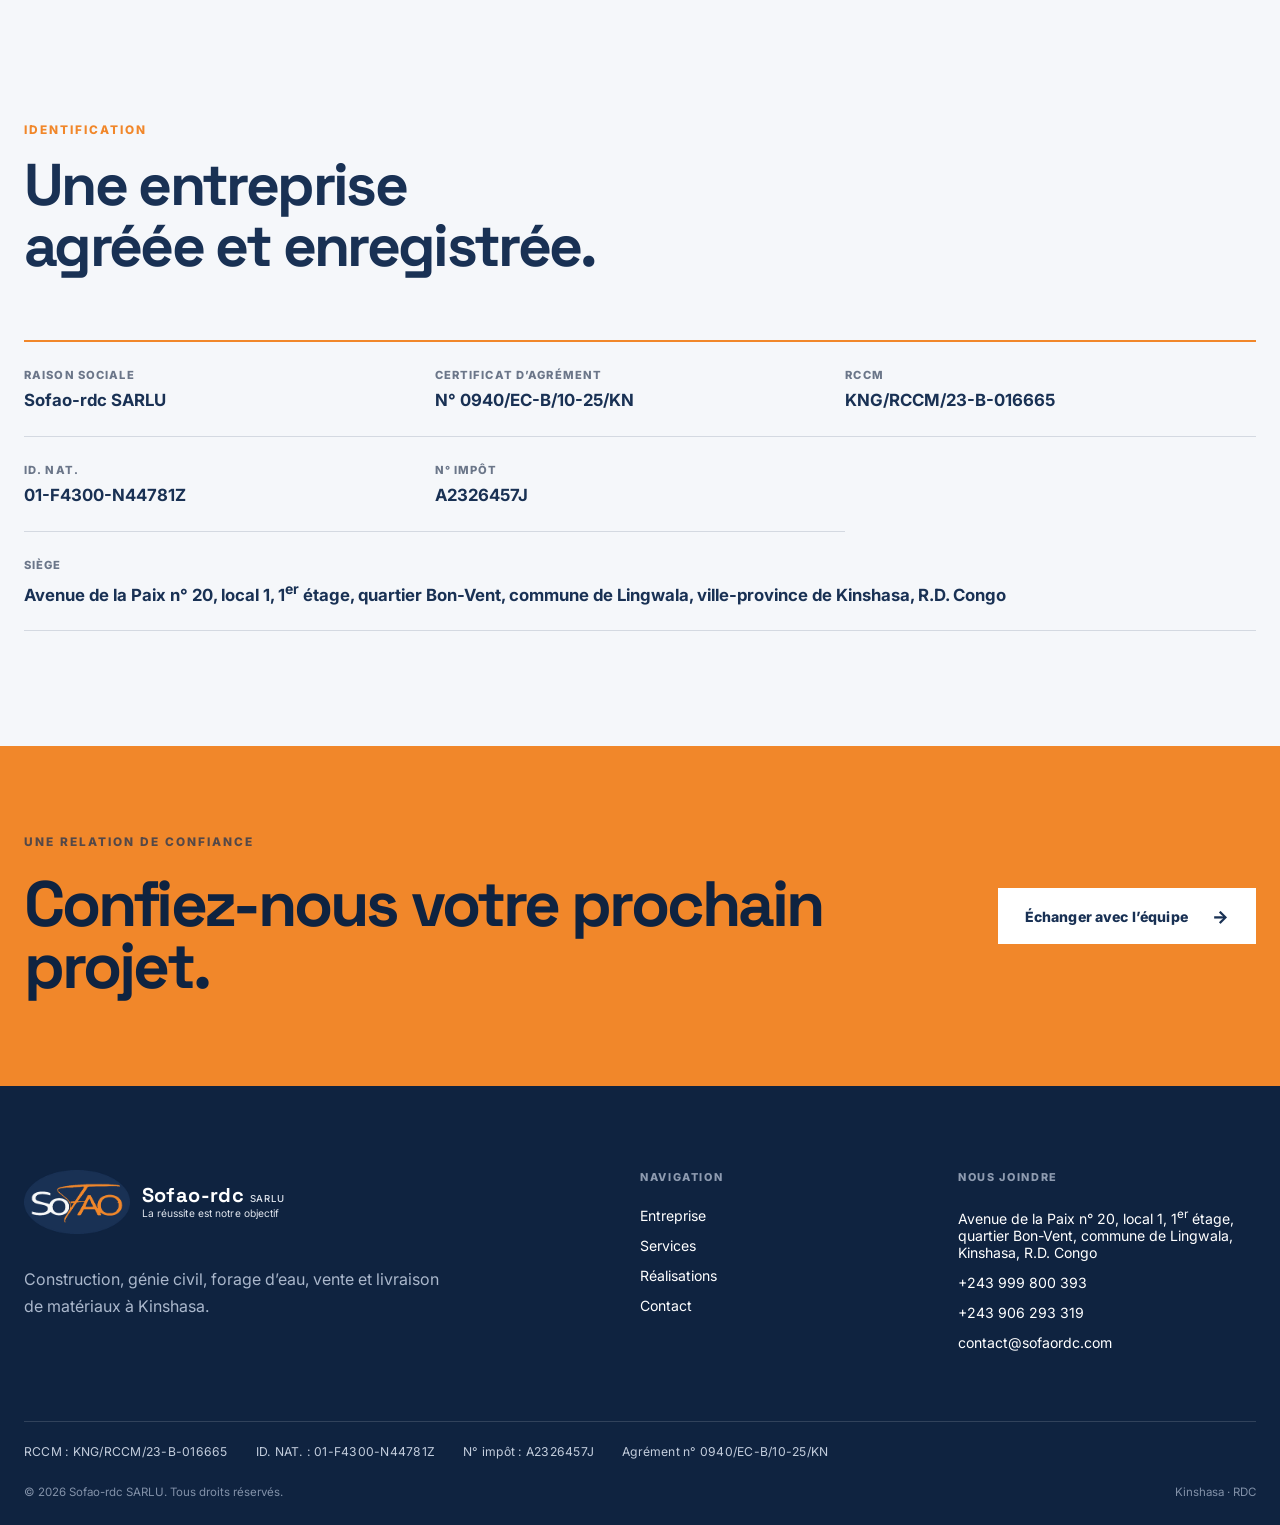
<file: entreprise/index.html>
<!doctype html>
<html lang="fr">
<head>
  <meta charset="utf-8">
  <meta name="viewport" content="width=device-width, initial-scale=1">
  <title>L’entreprise | Sofao-rdc SARLU</title>
  <meta name="description" content="Découvrez la mission, la vision et les engagements de Sofao-rdc SARLU à Kinshasa.">
  <link rel="canonical" href="https://www.sofaordc.com/entreprise/">
  <meta property="og:title" content="L’entreprise | Sofao-rdc SARLU">
  <meta property="og:description" content="Découvrez la mission, la vision et les engagements de Sofao-rdc SARLU à Kinshasa.">
  <meta property="og:type" content="website">
  <meta property="og:locale" content="fr_CD">
  <link rel="icon" type="image/png" href="/favicon.png">
  <link rel="apple-touch-icon" href="/apple-touch-icon.png">
  <meta name="theme-color" content="#193154">
  <link rel="preconnect" href="https://fonts.googleapis.com">
  <link rel="preconnect" href="https://fonts.gstatic.com" crossorigin>
  <link href="https://fonts.googleapis.com/css2?family=Inter:wght@400;500;600;700;800&family=Space+Grotesk:wght@600;700&display=swap" rel="stylesheet">
  <link rel="stylesheet" href="/assets/styles.css">
  <script src="/assets/site.js" defer></script>
</head>
<body>
  <a class="skip-link" href="#contenu">Aller au contenu</a>
  <header class="site-header">
    <div class="contact-bar"><div class="contact-bar-inner">
      <span>Kinshasa, République démocratique du Congo</span>
      <div><a href="tel:+243999800393">+243 999 800 393</a><span aria-hidden="true">·</span><a href="mailto:contact@sofaordc.com">contact@sofaordc.com</a></div>
    </div></div>
    <div class="nav-shell">
      
  <a class="brand" href="/" aria-label="Sofao-rdc SARLU — Accueil">
    <img class="brand-logo" src="/images/logo-sofao.png" alt="Logo Sofao" width="92" height="56">
    <span class="brand-type"><strong>Sofao-rdc <small>SARLU</small></strong><em>La réussite est notre objectif</em></span>
  </a>
      <nav class="desktop-nav" aria-label="Navigation principale"><a href="/">Accueil</a><a href="/entreprise/">Entreprise</a><a href="/services/">Services</a><a href="/realisations/">Réalisations</a><a href="/contact/">Contact</a></nav>
      <a class="header-cta" href="/contact/">Demander un devis</a>
      <details class="mobile-menu"><summary aria-label="Ouvrir le menu"><span></span><span></span><span></span></summary><nav aria-label="Navigation mobile"><a href="/">Accueil</a><a href="/entreprise/">Entreprise</a><a href="/services/">Services</a><a href="/realisations/">Réalisations</a><a href="/contact/">Contact</a></nav></details>
    </div>
  </header>
<main id="contenu">
  <section class="page-hero page-hero-company"><div class="page-hero-copy"><p class="eyebrow">L’entreprise</p><h1>Une équipe engagée pour des ouvrages qui durent.</h1><p>Sofao-rdc SARLU accompagne les maîtres d’ouvrage, investisseurs et particuliers dans la préparation et la réalisation de leurs projets.</p></div></section>
  <section class="section split-story"><div class="section-heading"><p class="eyebrow">Notre raison d’être</p><h2>Donner une forme solide à chaque ambition.</h2></div><div class="story-copy"><p class="large-copy">Nous abordons chaque chantier avec une vision complète : comprendre le besoin, sécuriser les choix techniques, organiser les ressources et suivre l’exécution jusque dans les détails.</p><p>Cette méthode permet de réunir qualité, lisibilité et maîtrise du projet. Notre présence à Kinshasa nous donne une connaissance directe des réalités du terrain et des exigences locales.</p></div></section>
  <section class="section purpose-section">
    <article class="purpose-card purpose-mission"><p class="eyebrow">Notre mission</p><h2>Créer des solutions utiles, fiables et responsables.</h2><p>Fournir des services de qualité en architecture, génie civil, bâtiment et développement immobilier, en adoptant des pratiques durables et en répondant avec précision aux besoins de chaque client.</p></article>
    <article class="purpose-card purpose-vision"><p class="eyebrow">Notre vision</p><h2>Être une référence de l’innovation constructive.</h2><p>Devenir un acteur reconnu en RDC et en Afrique centrale dans l’innovation architecturale, le génie civil et les solutions immobilières de qualité, tout en générant un impact positif sur l’environnement et les communautés.</p></article>
  </section>
  <section class="section section-concrete"><div class="section-topline"><div><p class="eyebrow">Nos engagements</p><h2>Une même exigence, à chaque étape.</h2></div></div><div class="commitment-grid">
    <article class="commitment-card"><span>01</span><h3>Rigueur technique</h3><p>Chaque décision s’appuie sur des données, des plans clairs et un contrôle méthodique de l’exécution.</p></article>
    <article class="commitment-card"><span>02</span><h3>Responsabilité</h3><p>Nous communiquons avec transparence sur l’avancement, les contraintes et les prochaines étapes.</p></article>
    <article class="commitment-card"><span>03</span><h3>Qualité durable</h3><p>Nous recherchons des solutions fiables, adaptées à l’usage du bâtiment et à son environnement.</p></article>
  </div></section>
  <section class="section method-section"><div><p class="eyebrow">La méthode SOFAO</p><h2>Comprendre. Concevoir. Coordonner. Contrôler.</h2></div><ol class="process-list"><li><span>01</span><strong>Cadrage</strong><p>Objectifs, contraintes et priorités du projet.</p></li><li><span>02</span><strong>Études</strong><p>Solutions techniques, quantités et planification.</p></li><li><span>03</span><strong>Exécution</strong><p>Organisation des équipes et réalisation des travaux.</p></li><li><span>04</span><strong>Contrôle</strong><p>Suivi de qualité, avancement et réception.</p></li></ol></section>
  <section class="section legal-section"><div class="section-topline"><div><p class="eyebrow">Identification</p><h2>Une entreprise agréée et enregistrée.</h2></div></div>
    <dl class="legal-grid">
      <div><dt>Raison sociale</dt><dd>Sofao-rdc SARLU</dd></div>
      <div><dt>Certificat d’agrément</dt><dd>N° 0940/EC-B/10-25/KN</dd></div>
      <div><dt>RCCM</dt><dd>KNG/RCCM/23-B-016665</dd></div>
      <div><dt>ID. NAT.</dt><dd>01-F4300-N44781Z</dd></div>
      <div><dt>N° impôt</dt><dd>A2326457J</dd></div>
      <div><dt>Siège</dt><dd>Avenue de la Paix n° 20, local 1, 1<sup>er</sup> étage, quartier Bon-Vent, commune de Lingwala, ville-province de Kinshasa, R.D. Congo</dd></div>
    </dl>
  </section>
  <section class="cta-band"><div><p class="eyebrow">Une relation de confiance</p><h2>Confiez-nous votre prochain projet.</h2></div><a class="button button-light" href="/contact/">Échanger avec l’équipe <span>→</span></a></section>
</main>
  <footer class="site-footer">
    <div class="footer-grid">
      <div>
  <a class="brand" href="/" aria-label="Sofao-rdc SARLU — Accueil">
    <img class="brand-logo" src="/images/logo-sofao.png" alt="Logo Sofao" width="92" height="56">
    <span class="brand-type"><strong>Sofao-rdc <small>SARLU</small></strong><em>La réussite est notre objectif</em></span>
  </a><p class="footer-intro">Construction, génie civil, forage d’eau, vente et livraison de matériaux à Kinshasa.</p></div>
      <div><p class="footer-title">Navigation</p><a href="/entreprise/">Entreprise</a><a href="/services/">Services</a><a href="/realisations/">Réalisations</a><a href="/contact/">Contact</a></div>
      <div><p class="footer-title">Nous joindre</p><span>Avenue de la Paix n° 20, local 1, 1<sup>er</sup> étage, quartier Bon-Vent, commune de Lingwala, Kinshasa, R.D. Congo</span><a href="tel:+243999800393">+243 999 800 393</a><a href="tel:+243906293319">+243 906 293 319</a><a href="mailto:contact@sofaordc.com">contact@sofaordc.com</a></div>
    </div>
    <div class="footer-legal"><span>RCCM : KNG/RCCM/23-B-016665</span><span>ID. NAT. : 01-F4300-N44781Z</span><span>N° impôt : A2326457J</span><span>Agrément n° 0940/EC-B/10-25/KN</span></div>
    <div class="footer-bottom"><span>© 2026 Sofao-rdc SARLU. Tous droits réservés.</span><span>Kinshasa · RDC</span></div>
  </footer>
  <a class="wa-float" href="https://wa.me/243906293319" target="_blank" rel="noreferrer" aria-label="Écrire sur WhatsApp"><svg viewBox="0 0 32 32" width="28" height="28" aria-hidden="true"><path fill="currentColor" d="M16 3a13 13 0 0 0-11.2 19.6L3 29l6.6-1.7A13 13 0 1 0 16 3zm0 23.6c-2 0-3.9-.5-5.6-1.5l-.4-.2-3.9 1 1-3.8-.3-.4A10.6 10.6 0 1 1 16 26.6zm5.8-7.9c-.3-.2-1.9-.9-2.2-1s-.5-.2-.7.2-.8 1-1 1.2-.4.2-.7.1a8.7 8.7 0 0 1-4.3-3.8c-.3-.6.3-.5.9-1.7.1-.2 0-.4 0-.5l-1-2.4c-.3-.6-.5-.5-.7-.5h-.6a1.2 1.2 0 0 0-.9.4 3.6 3.6 0 0 0-1.1 2.7 6.3 6.3 0 0 0 1.3 3.3 14.3 14.3 0 0 0 5.5 4.9c2 .9 2.8 1 3.8.8a3.2 3.2 0 0 0 2.1-1.5 2.6 2.6 0 0 0 .2-1.5c-.1-.1-.3-.2-.6-.3z"/></svg></a>
</body>
</html>
</file>
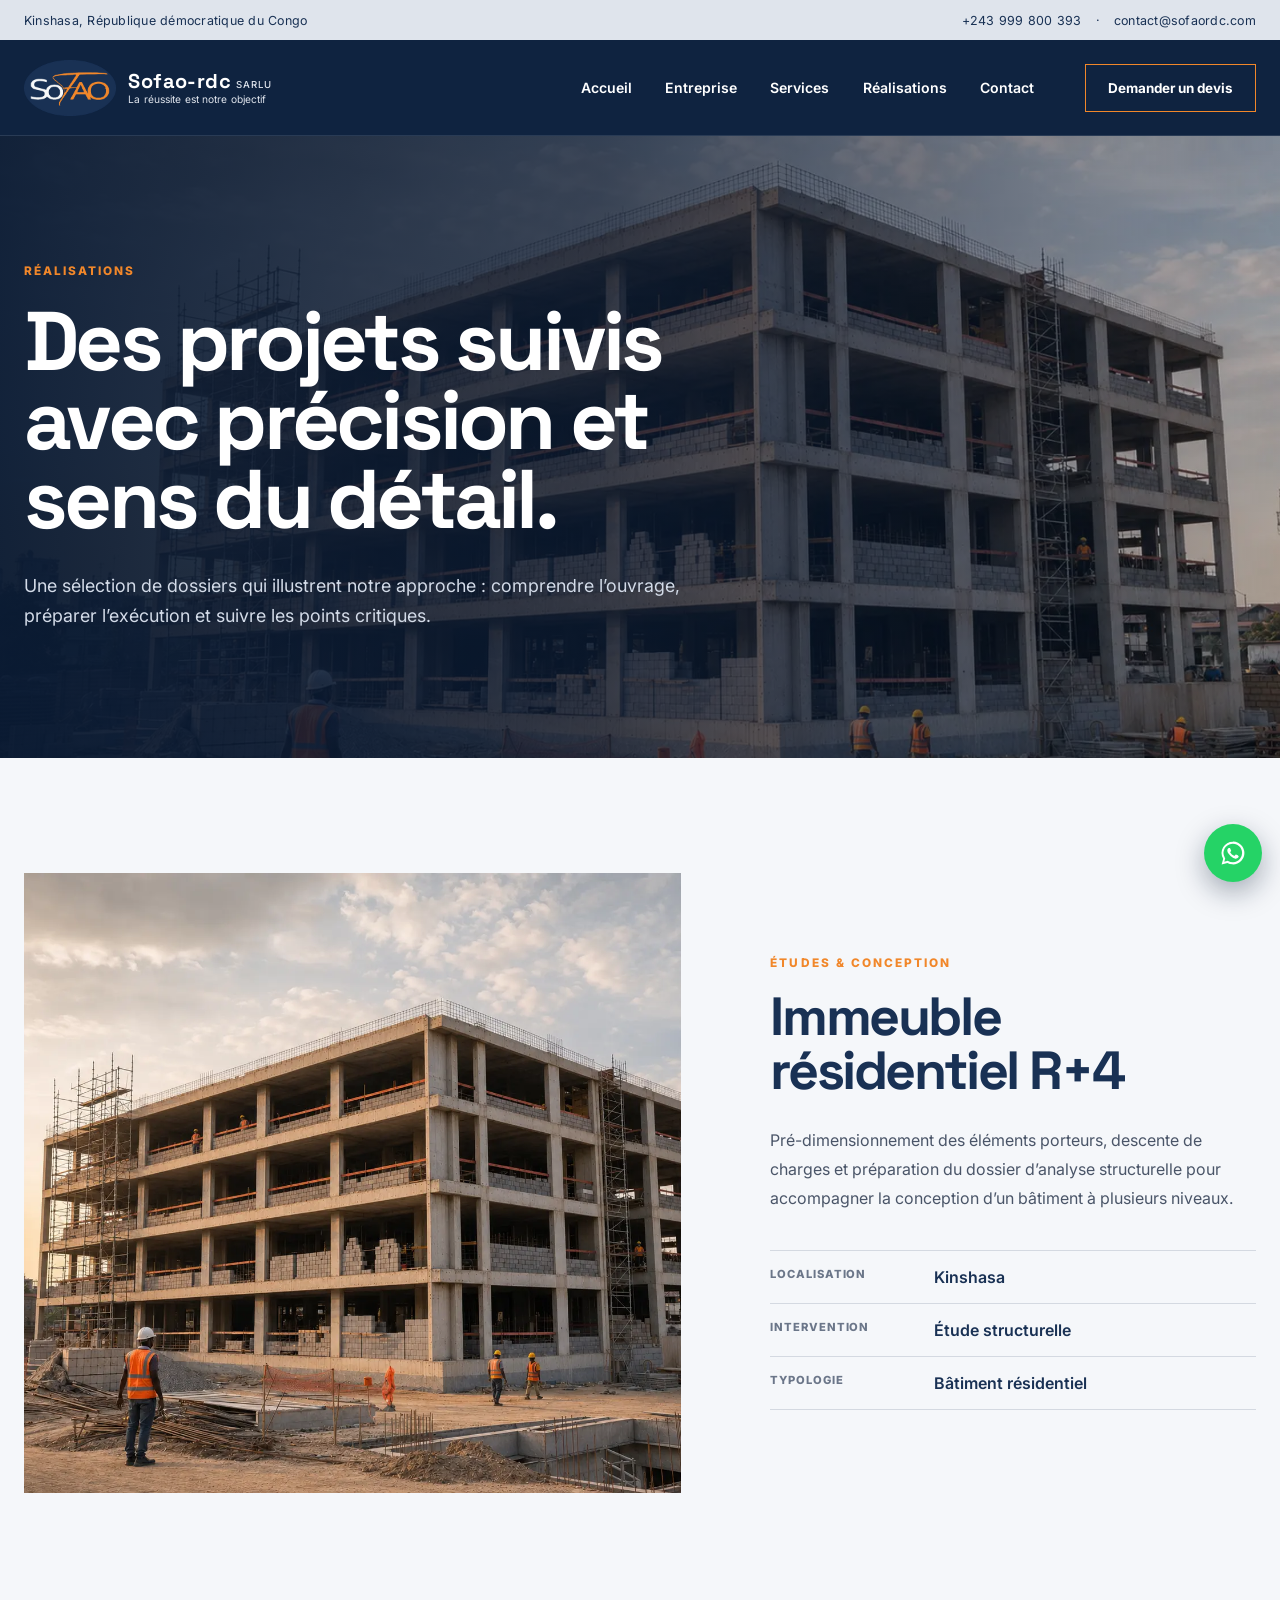
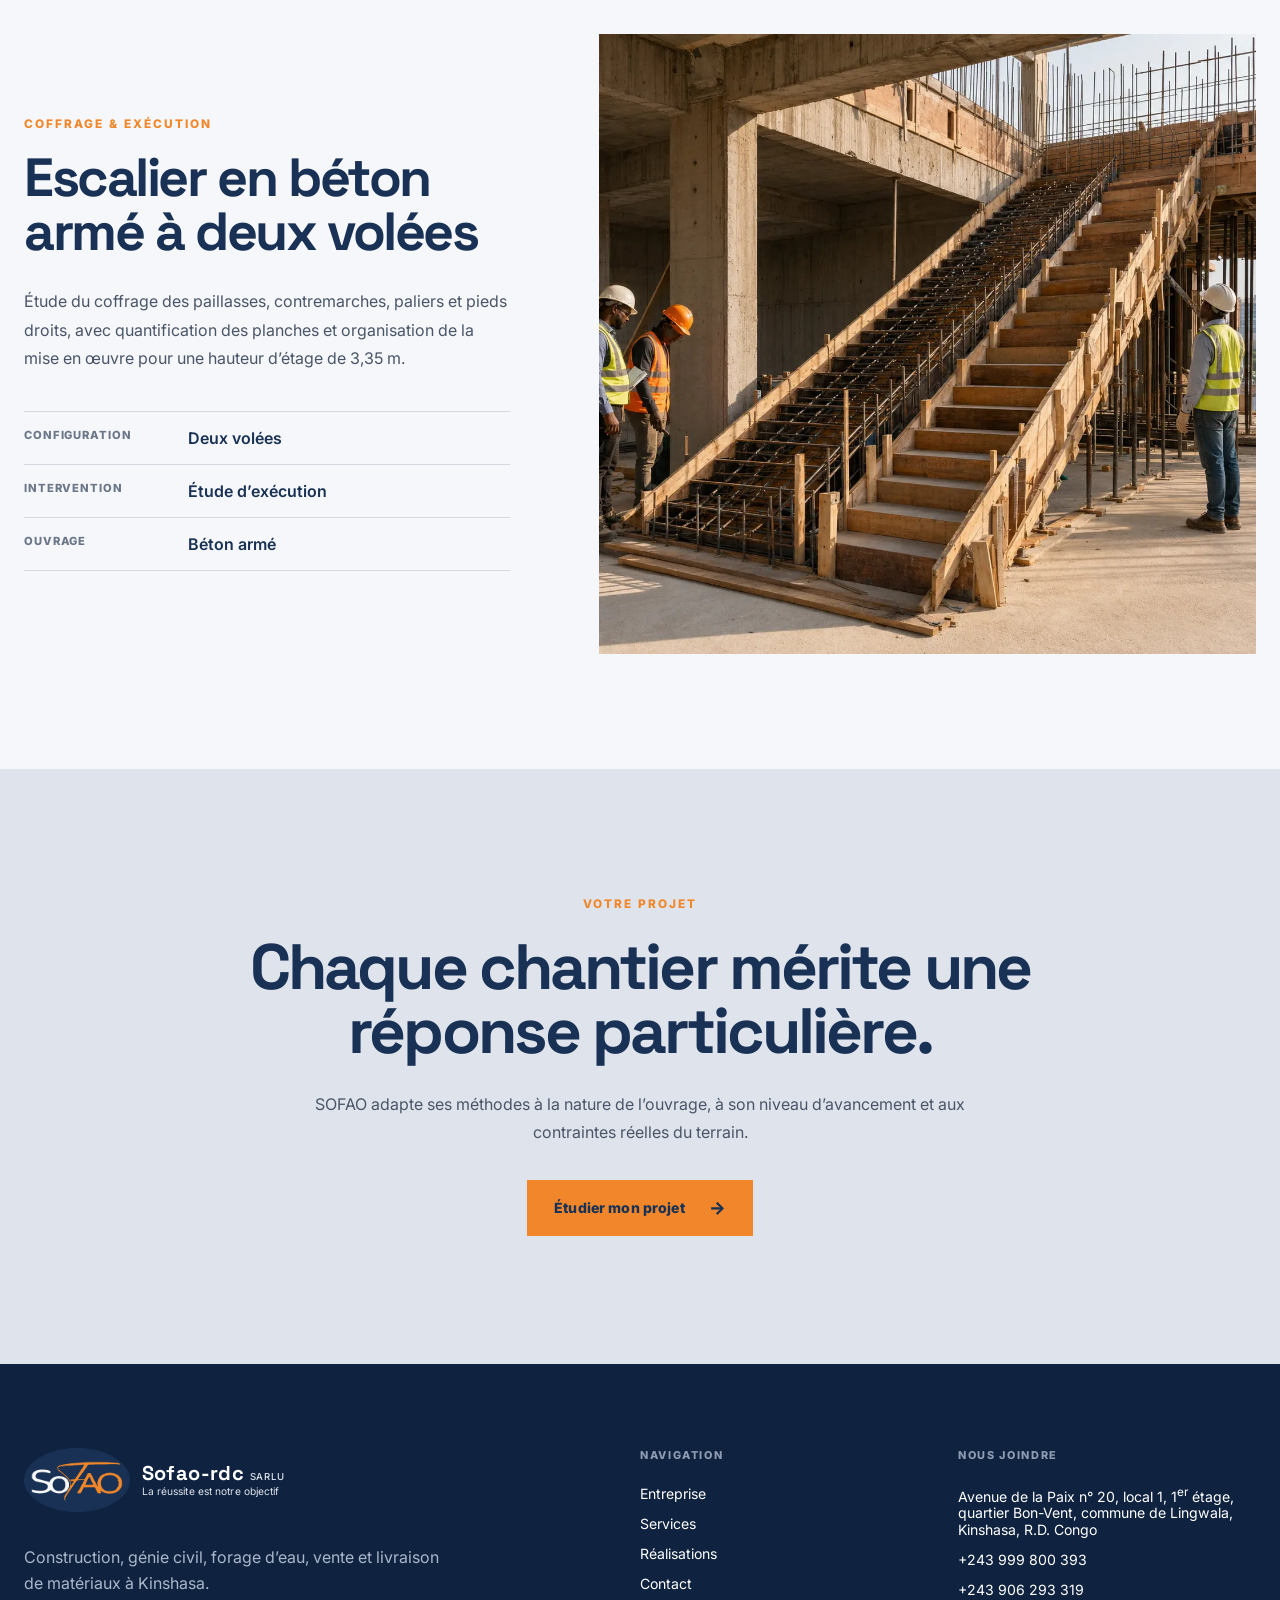
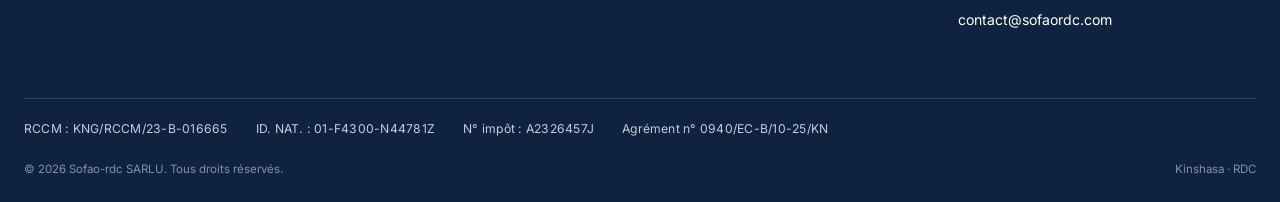
<file: realisations/index.html>
<!doctype html>
<html lang="fr">
<head>
  <meta charset="utf-8">
  <meta name="viewport" content="width=device-width, initial-scale=1">
  <title>Réalisations | Sofao-rdc SARLU</title>
  <meta name="description" content="Découvrez des dossiers de construction et détails techniques accompagnés par Sofao-rdc SARLU à Kinshasa.">
  <link rel="canonical" href="https://www.sofaordc.com/realisations/">
  <meta property="og:title" content="Réalisations | Sofao-rdc SARLU">
  <meta property="og:description" content="Découvrez des dossiers de construction et détails techniques accompagnés par Sofao-rdc SARLU à Kinshasa.">
  <meta property="og:type" content="website">
  <meta property="og:locale" content="fr_CD">
  <link rel="icon" type="image/png" href="/favicon.png">
  <link rel="apple-touch-icon" href="/apple-touch-icon.png">
  <meta name="theme-color" content="#193154">
  <link rel="preconnect" href="https://fonts.googleapis.com">
  <link rel="preconnect" href="https://fonts.gstatic.com" crossorigin>
  <link href="https://fonts.googleapis.com/css2?family=Inter:wght@400;500;600;700;800&family=Space+Grotesk:wght@600;700&display=swap" rel="stylesheet">
  <link rel="stylesheet" href="/assets/styles.css">
  <script src="/assets/site.js" defer></script>
</head>
<body>
  <a class="skip-link" href="#contenu">Aller au contenu</a>
  <header class="site-header">
    <div class="contact-bar"><div class="contact-bar-inner">
      <span>Kinshasa, République démocratique du Congo</span>
      <div><a href="tel:+243999800393">+243 999 800 393</a><span aria-hidden="true">·</span><a href="mailto:contact@sofaordc.com">contact@sofaordc.com</a></div>
    </div></div>
    <div class="nav-shell">
      
  <a class="brand" href="/" aria-label="Sofao-rdc SARLU — Accueil">
    <img class="brand-logo" src="/images/logo-sofao.png" alt="Logo Sofao" width="92" height="56">
    <span class="brand-type"><strong>Sofao-rdc <small>SARLU</small></strong><em>La réussite est notre objectif</em></span>
  </a>
      <nav class="desktop-nav" aria-label="Navigation principale"><a href="/">Accueil</a><a href="/entreprise/">Entreprise</a><a href="/services/">Services</a><a href="/realisations/">Réalisations</a><a href="/contact/">Contact</a></nav>
      <a class="header-cta" href="/contact/">Demander un devis</a>
      <details class="mobile-menu"><summary aria-label="Ouvrir le menu"><span></span><span></span><span></span></summary><nav aria-label="Navigation mobile"><a href="/">Accueil</a><a href="/entreprise/">Entreprise</a><a href="/services/">Services</a><a href="/realisations/">Réalisations</a><a href="/contact/">Contact</a></nav></details>
    </div>
  </header>
<main id="contenu">
  <section class="page-hero page-hero-projects"><div class="page-hero-copy"><p class="eyebrow">Réalisations</p><h1>Des projets suivis avec précision et sens du détail.</h1><p>Une sélection de dossiers qui illustrent notre approche : comprendre l’ouvrage, préparer l’exécution et suivre les points critiques.</p></div></section>
  <section class="section project-list">
    <article class="project-case"><div class="case-image project-r4" role="img" aria-label="Immeuble résidentiel R+4 en structure béton"></div><div class="case-copy"><p class="eyebrow">Études &amp; conception</p><h2>Immeuble résidentiel R+4</h2><p>Pré-dimensionnement des éléments porteurs, descente de charges et préparation du dossier d’analyse structurelle pour accompagner la conception d’un bâtiment à plusieurs niveaux.</p><dl><div><dt>Localisation</dt><dd>Kinshasa</dd></div><div><dt>Intervention</dt><dd>Étude structurelle</dd></div><div><dt>Typologie</dt><dd>Bâtiment résidentiel</dd></div></dl></div></article>
    <article class="project-case reverse"><div class="case-image project-stair" role="img" aria-label="Coffrage et ferraillage d’un escalier en béton armé"></div><div class="case-copy"><p class="eyebrow">Coffrage &amp; exécution</p><h2>Escalier en béton armé à deux volées</h2><p>Étude du coffrage des paillasses, contremarches, paliers et pieds droits, avec quantification des planches et organisation de la mise en œuvre pour une hauteur d’étage de 3,35 m.</p><dl><div><dt>Configuration</dt><dd>Deux volées</dd></div><div><dt>Intervention</dt><dd>Étude d’exécution</dd></div><div><dt>Ouvrage</dt><dd>Béton armé</dd></div></dl></div></article>
  </section>
  <section class="project-note"><p class="eyebrow">Votre projet</p><h2>Chaque chantier mérite une réponse particulière.</h2><p>SOFAO adapte ses méthodes à la nature de l’ouvrage, à son niveau d’avancement et aux contraintes réelles du terrain.</p><a class="button button-primary" href="/contact/">Étudier mon projet <span>→</span></a></section>
</main>
  <footer class="site-footer">
    <div class="footer-grid">
      <div>
  <a class="brand" href="/" aria-label="Sofao-rdc SARLU — Accueil">
    <img class="brand-logo" src="/images/logo-sofao.png" alt="Logo Sofao" width="92" height="56">
    <span class="brand-type"><strong>Sofao-rdc <small>SARLU</small></strong><em>La réussite est notre objectif</em></span>
  </a><p class="footer-intro">Construction, génie civil, forage d’eau, vente et livraison de matériaux à Kinshasa.</p></div>
      <div><p class="footer-title">Navigation</p><a href="/entreprise/">Entreprise</a><a href="/services/">Services</a><a href="/realisations/">Réalisations</a><a href="/contact/">Contact</a></div>
      <div><p class="footer-title">Nous joindre</p><span>Avenue de la Paix n° 20, local 1, 1<sup>er</sup> étage, quartier Bon-Vent, commune de Lingwala, Kinshasa, R.D. Congo</span><a href="tel:+243999800393">+243 999 800 393</a><a href="tel:+243906293319">+243 906 293 319</a><a href="mailto:contact@sofaordc.com">contact@sofaordc.com</a></div>
    </div>
    <div class="footer-legal"><span>RCCM : KNG/RCCM/23-B-016665</span><span>ID. NAT. : 01-F4300-N44781Z</span><span>N° impôt : A2326457J</span><span>Agrément n° 0940/EC-B/10-25/KN</span></div>
    <div class="footer-bottom"><span>© 2026 Sofao-rdc SARLU. Tous droits réservés.</span><span>Kinshasa · RDC</span></div>
  </footer>
  <a class="wa-float" href="https://wa.me/243906293319" target="_blank" rel="noreferrer" aria-label="Écrire sur WhatsApp"><svg viewBox="0 0 32 32" width="28" height="28" aria-hidden="true"><path fill="currentColor" d="M16 3a13 13 0 0 0-11.2 19.6L3 29l6.6-1.7A13 13 0 1 0 16 3zm0 23.6c-2 0-3.9-.5-5.6-1.5l-.4-.2-3.9 1 1-3.8-.3-.4A10.6 10.6 0 1 1 16 26.6zm5.8-7.9c-.3-.2-1.9-.9-2.2-1s-.5-.2-.7.2-.8 1-1 1.2-.4.2-.7.1a8.7 8.7 0 0 1-4.3-3.8c-.3-.6.3-.5.9-1.7.1-.2 0-.4 0-.5l-1-2.4c-.3-.6-.5-.5-.7-.5h-.6a1.2 1.2 0 0 0-.9.4 3.6 3.6 0 0 0-1.1 2.7 6.3 6.3 0 0 0 1.3 3.3 14.3 14.3 0 0 0 5.5 4.9c2 .9 2.8 1 3.8.8a3.2 3.2 0 0 0 2.1-1.5 2.6 2.6 0 0 0 .2-1.5c-.1-.1-.3-.2-.6-.3z"/></svg></a>
</body>
</html>
</file>
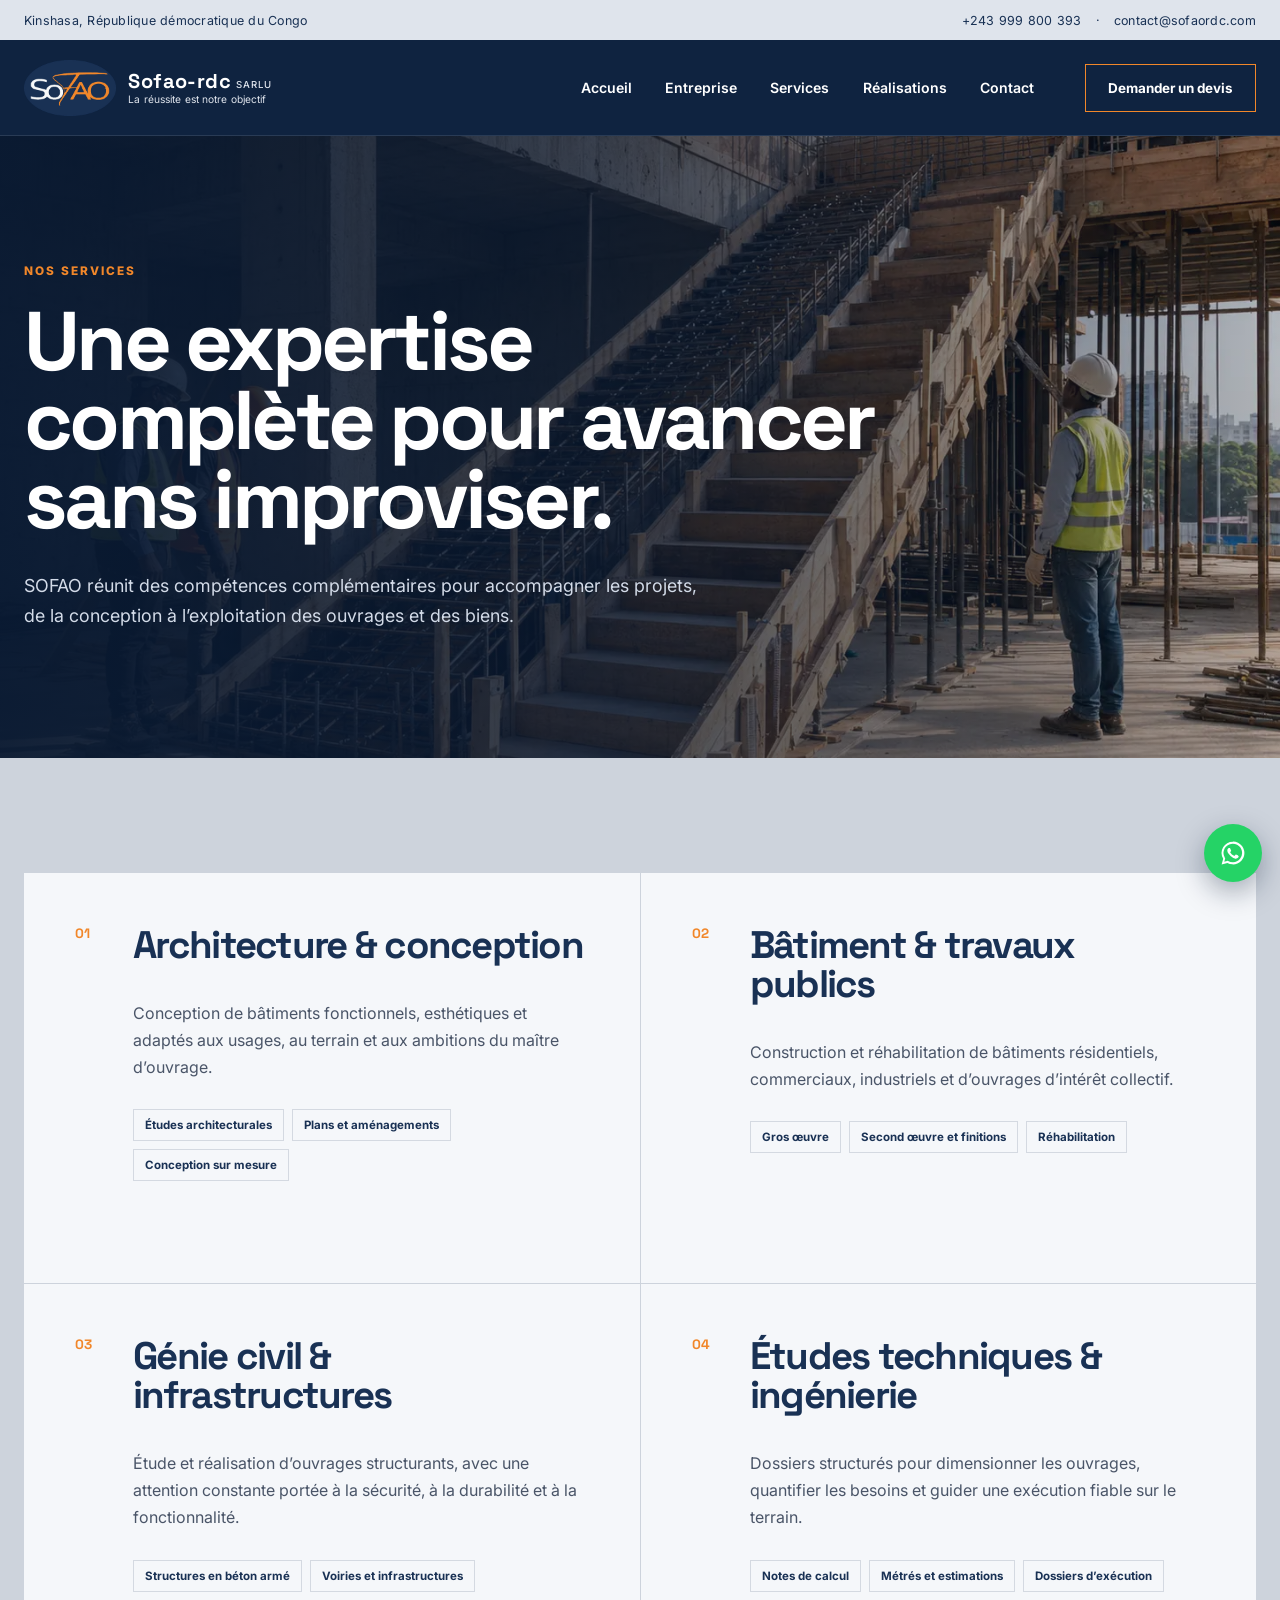
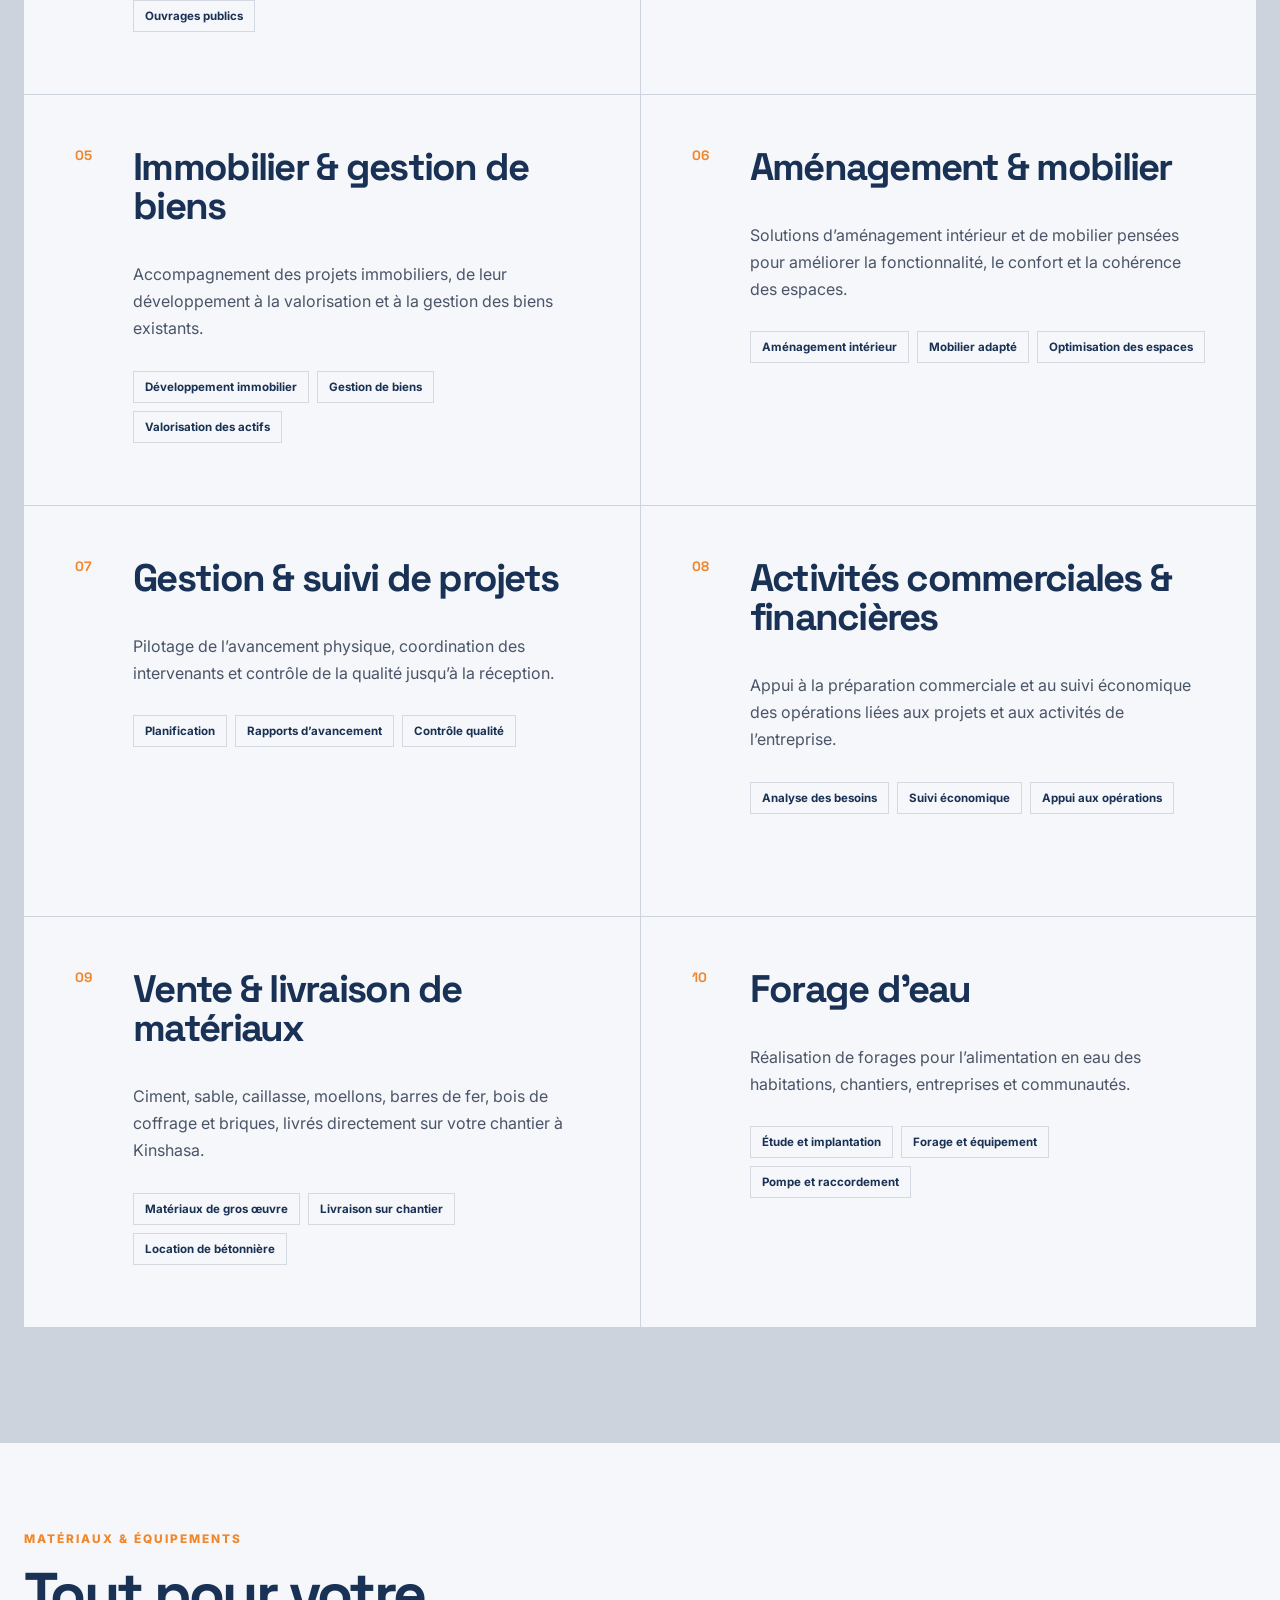
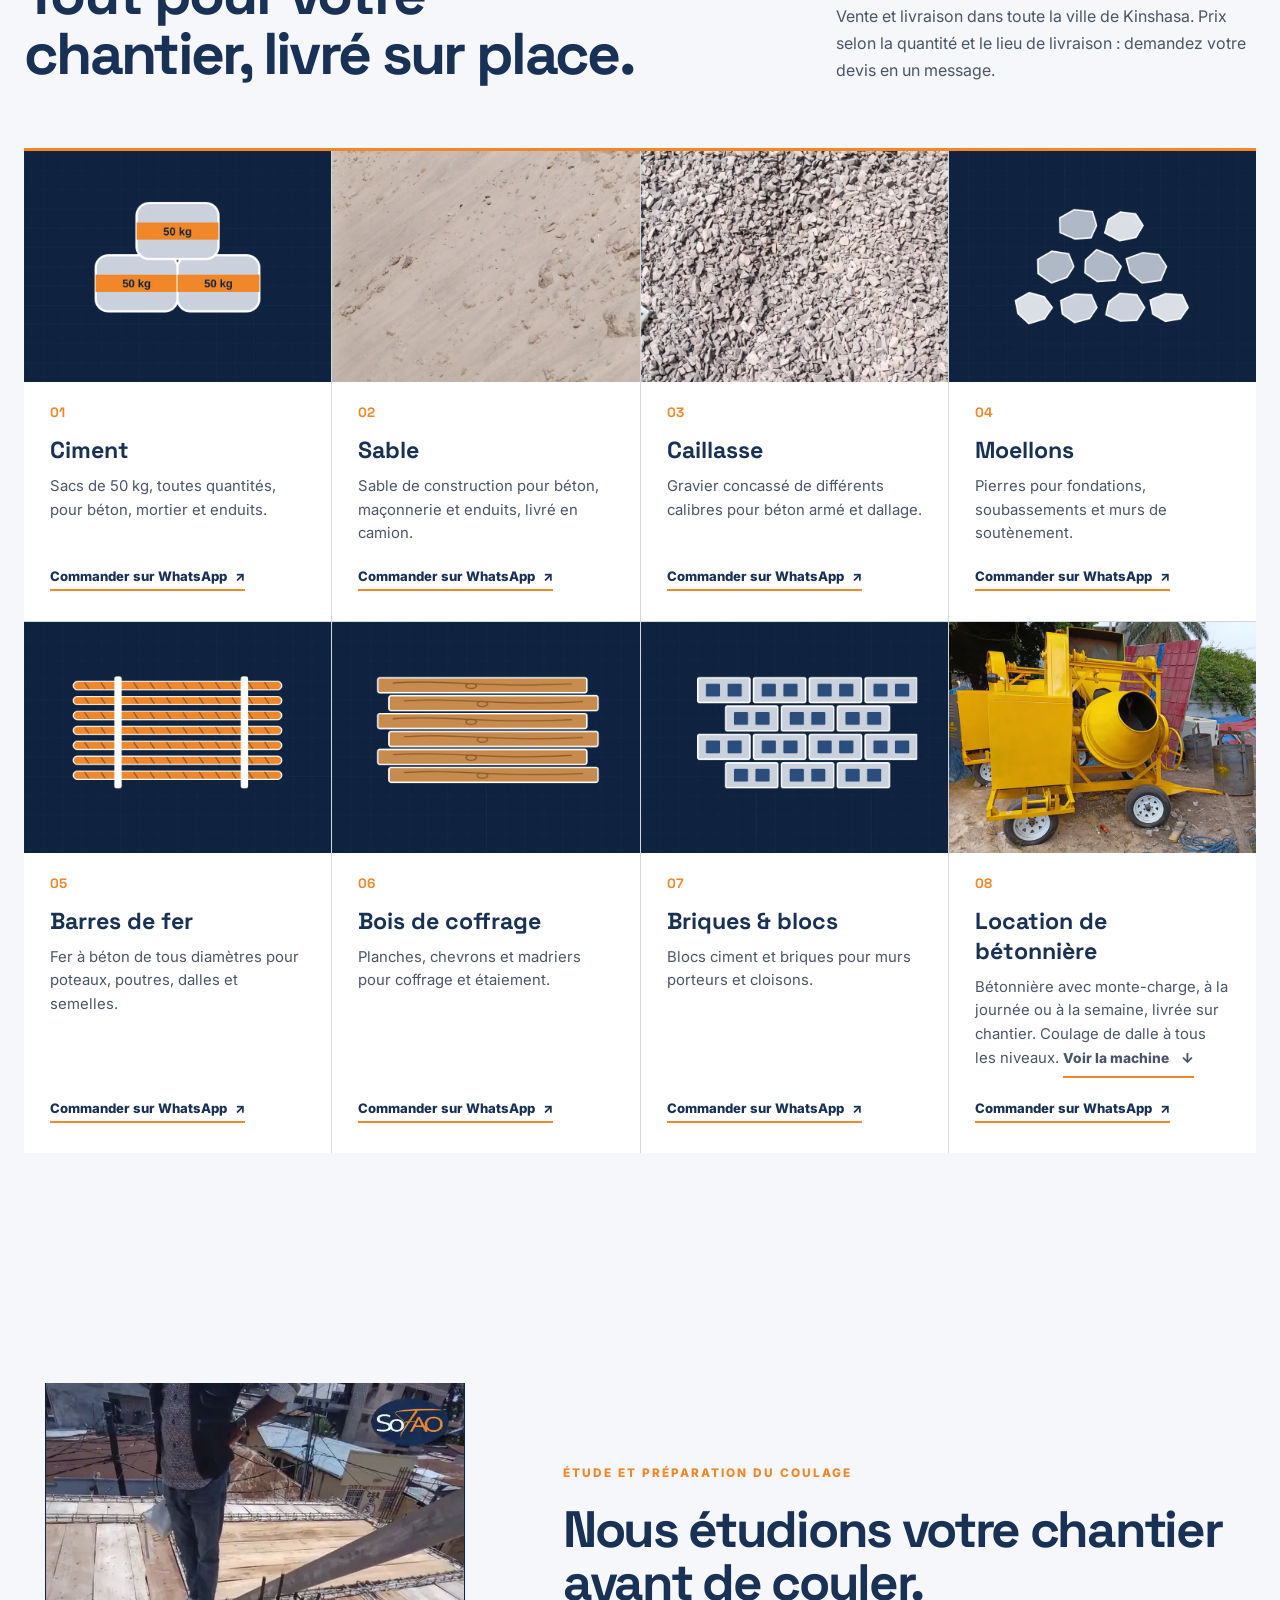
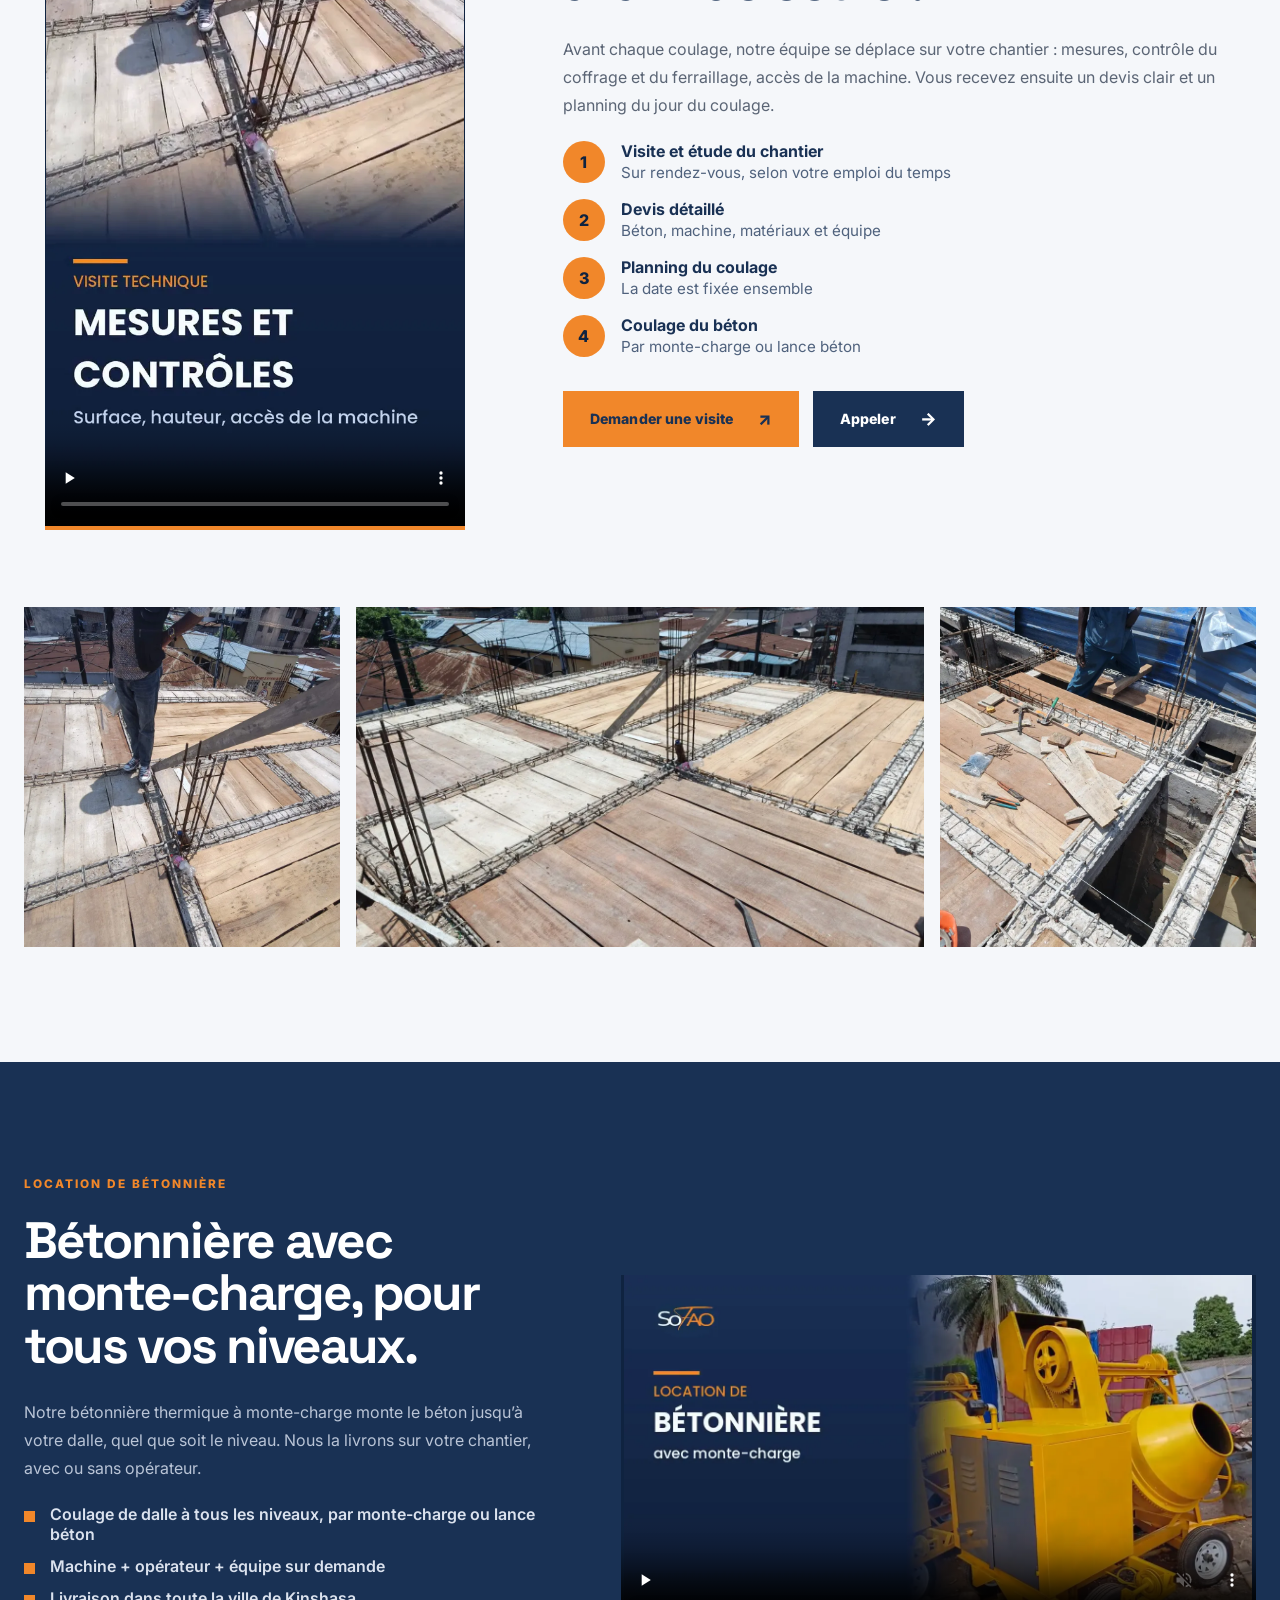
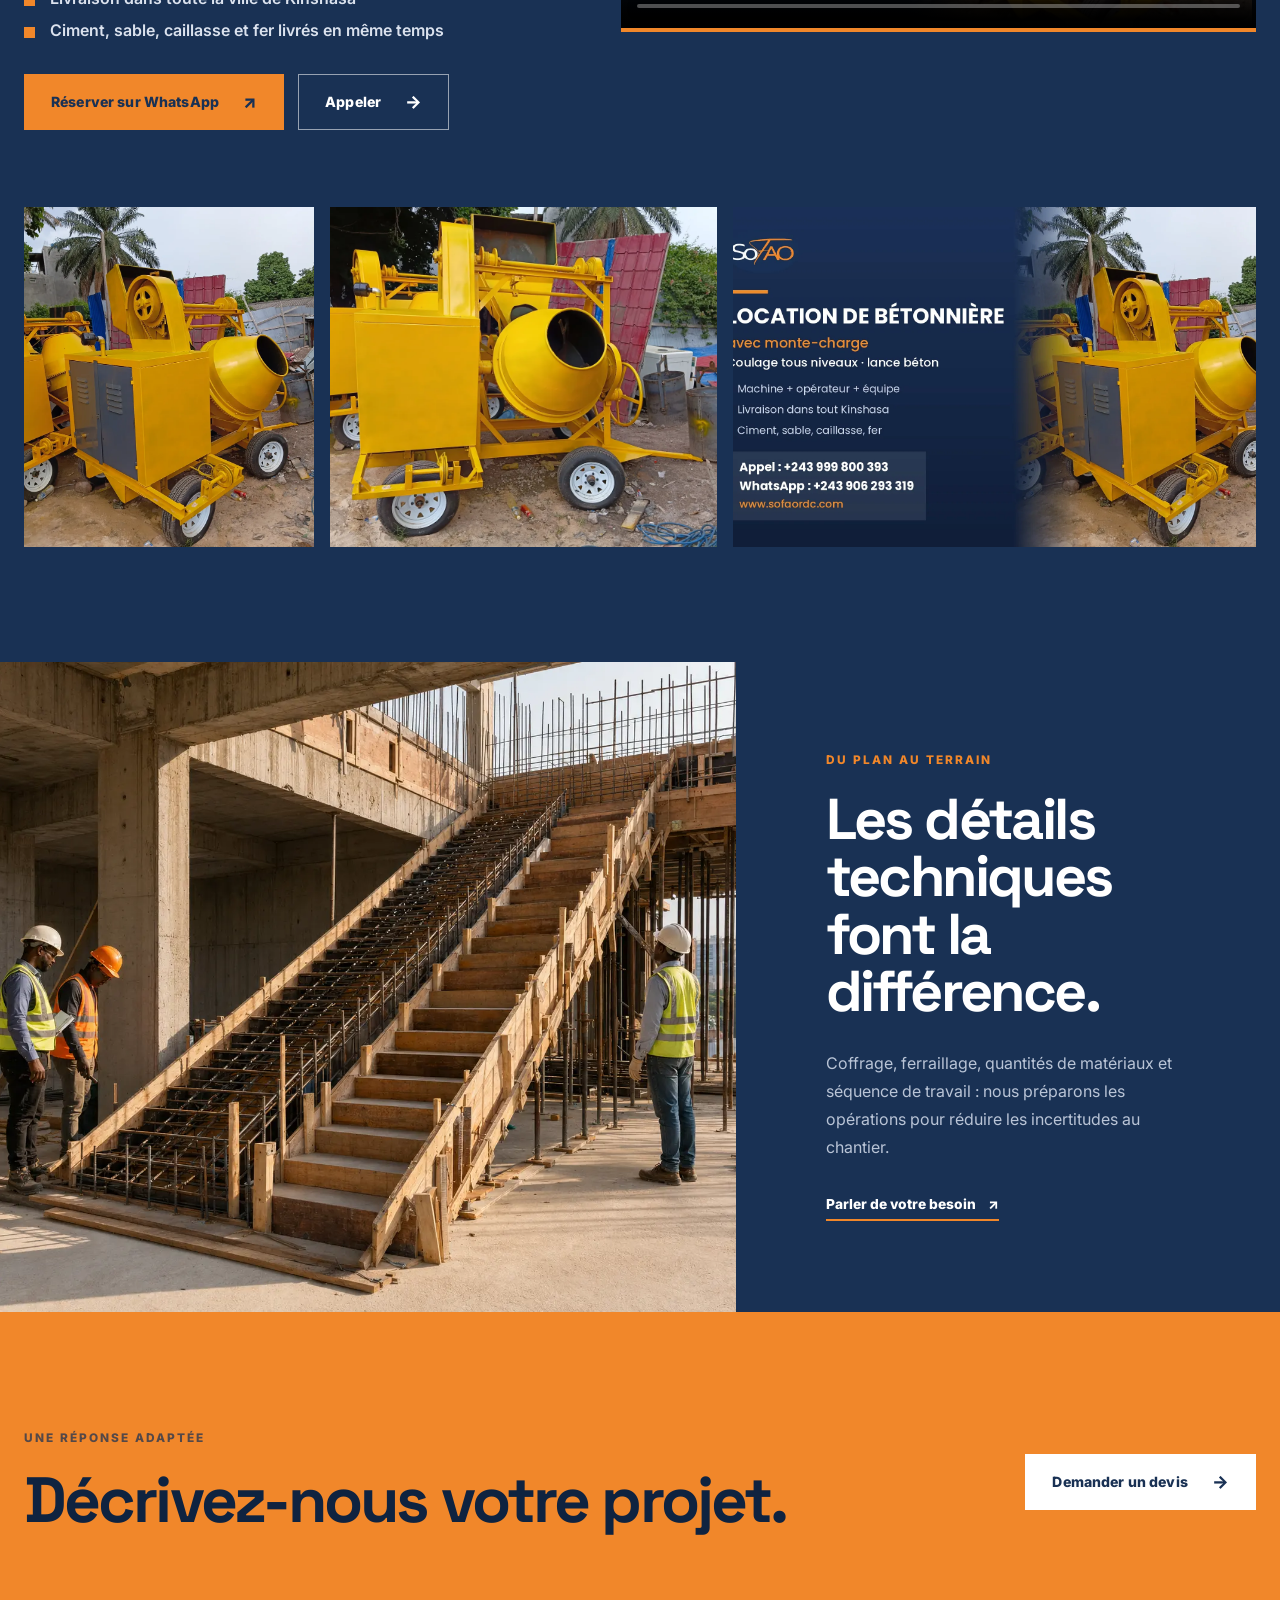
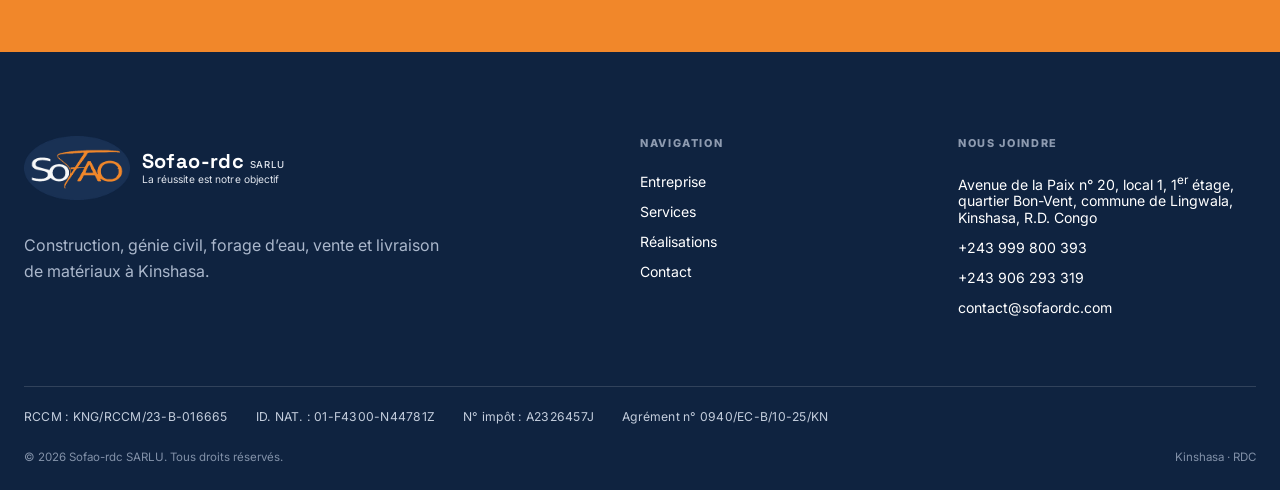
<file: services/index.html>
<!doctype html>
<html lang="fr">
<head>
  <meta charset="utf-8">
  <meta name="viewport" content="width=device-width, initial-scale=1">
  <title>Services | Sofao-rdc SARLU</title>
  <meta name="description" content="Construction, génie civil, forage d’eau, vente et livraison de matériaux (ciment, sable, caillasse, fer, bois, briques) et location de bétonnière à Kinshasa — Sofao-rdc SARLU.">
  <link rel="canonical" href="https://www.sofaordc.com/services/">
  <meta property="og:title" content="Services | Sofao-rdc SARLU">
  <meta property="og:description" content="Construction, génie civil, forage d’eau, vente et livraison de matériaux (ciment, sable, caillasse, fer, bois, briques) et location de bétonnière à Kinshasa — Sofao-rdc SARLU.">
  <meta property="og:type" content="website">
  <meta property="og:locale" content="fr_CD">
  <link rel="icon" type="image/png" href="/favicon.png">
  <link rel="apple-touch-icon" href="/apple-touch-icon.png">
  <meta name="theme-color" content="#193154">
  <link rel="preconnect" href="https://fonts.googleapis.com">
  <link rel="preconnect" href="https://fonts.gstatic.com" crossorigin>
  <link href="https://fonts.googleapis.com/css2?family=Inter:wght@400;500;600;700;800&family=Space+Grotesk:wght@600;700&display=swap" rel="stylesheet">
  <link rel="stylesheet" href="/assets/styles.css">
  <script src="/assets/site.js" defer></script>
</head>
<body>
  <a class="skip-link" href="#contenu">Aller au contenu</a>
  <header class="site-header">
    <div class="contact-bar"><div class="contact-bar-inner">
      <span>Kinshasa, République démocratique du Congo</span>
      <div><a href="tel:+243999800393">+243 999 800 393</a><span aria-hidden="true">·</span><a href="mailto:contact@sofaordc.com">contact@sofaordc.com</a></div>
    </div></div>
    <div class="nav-shell">
      
  <a class="brand" href="/" aria-label="Sofao-rdc SARLU — Accueil">
    <img class="brand-logo" src="/images/logo-sofao.png" alt="Logo Sofao" width="92" height="56">
    <span class="brand-type"><strong>Sofao-rdc <small>SARLU</small></strong><em>La réussite est notre objectif</em></span>
  </a>
      <nav class="desktop-nav" aria-label="Navigation principale"><a href="/">Accueil</a><a href="/entreprise/">Entreprise</a><a href="/services/">Services</a><a href="/realisations/">Réalisations</a><a href="/contact/">Contact</a></nav>
      <a class="header-cta" href="/contact/">Demander un devis</a>
      <details class="mobile-menu"><summary aria-label="Ouvrir le menu"><span></span><span></span><span></span></summary><nav aria-label="Navigation mobile"><a href="/">Accueil</a><a href="/entreprise/">Entreprise</a><a href="/services/">Services</a><a href="/realisations/">Réalisations</a><a href="/contact/">Contact</a></nav></details>
    </div>
  </header><main id="contenu"><section class="page-hero page-hero-services"><div class="page-hero-copy"><p class="eyebrow">Nos services</p><h1>Une expertise complète pour avancer sans improviser.</h1><p>SOFAO réunit des compétences complémentaires pour accompagner les projets, de la conception à l’exploitation des ouvrages et des biens.</p></div></section><section class="section services-catalogue"><article class="catalogue-card"><div class="catalogue-heading"><span>01</span><h2>Architecture &amp; conception</h2></div><p>Conception de bâtiments fonctionnels, esthétiques et adaptés aux usages, au terrain et aux ambitions du maître d’ouvrage.</p><ul><li>Études architecturales</li><li>Plans et aménagements</li><li>Conception sur mesure</li></ul></article><article class="catalogue-card"><div class="catalogue-heading"><span>02</span><h2>Bâtiment &amp; travaux publics</h2></div><p>Construction et réhabilitation de bâtiments résidentiels, commerciaux, industriels et d’ouvrages d’intérêt collectif.</p><ul><li>Gros œuvre</li><li>Second œuvre et finitions</li><li>Réhabilitation</li></ul></article><article class="catalogue-card"><div class="catalogue-heading"><span>03</span><h2>Génie civil &amp; infrastructures</h2></div><p>Étude et réalisation d’ouvrages structurants, avec une attention constante portée à la sécurité, à la durabilité et à la fonctionnalité.</p><ul><li>Structures en béton armé</li><li>Voiries et infrastructures</li><li>Ouvrages publics</li></ul></article><article class="catalogue-card"><div class="catalogue-heading"><span>04</span><h2>Études techniques &amp; ingénierie</h2></div><p>Dossiers structurés pour dimensionner les ouvrages, quantifier les besoins et guider une exécution fiable sur le terrain.</p><ul><li>Notes de calcul</li><li>Métrés et estimations</li><li>Dossiers d’exécution</li></ul></article><article class="catalogue-card"><div class="catalogue-heading"><span>05</span><h2>Immobilier &amp; gestion de biens</h2></div><p>Accompagnement des projets immobiliers, de leur développement à la valorisation et à la gestion des biens existants.</p><ul><li>Développement immobilier</li><li>Gestion de biens</li><li>Valorisation des actifs</li></ul></article><article class="catalogue-card"><div class="catalogue-heading"><span>06</span><h2>Aménagement &amp; mobilier</h2></div><p>Solutions d’aménagement intérieur et de mobilier pensées pour améliorer la fonctionnalité, le confort et la cohérence des espaces.</p><ul><li>Aménagement intérieur</li><li>Mobilier adapté</li><li>Optimisation des espaces</li></ul></article><article class="catalogue-card"><div class="catalogue-heading"><span>07</span><h2>Gestion &amp; suivi de projets</h2></div><p>Pilotage de l’avancement physique, coordination des intervenants et contrôle de la qualité jusqu’à la réception.</p><ul><li>Planification</li><li>Rapports d’avancement</li><li>Contrôle qualité</li></ul></article><article class="catalogue-card"><div class="catalogue-heading"><span>08</span><h2>Activités commerciales &amp; financières</h2></div><p>Appui à la préparation commerciale et au suivi économique des opérations liées aux projets et aux activités de l’entreprise.</p><ul><li>Analyse des besoins</li><li>Suivi économique</li><li>Appui aux opérations</li></ul></article><article class="catalogue-card"><div class="catalogue-heading"><span>09</span><h2>Vente &amp; livraison de matériaux</h2></div><p>Ciment, sable, caillasse, moellons, barres de fer, bois de coffrage et briques, livrés directement sur votre chantier à Kinshasa.</p><ul><li>Matériaux de gros œuvre</li><li>Livraison sur chantier</li><li>Location de bétonnière</li></ul></article><article class="catalogue-card"><div class="catalogue-heading"><span>10</span><h2>Forage d’eau</h2></div><p>Réalisation de forages pour l’alimentation en eau des habitations, chantiers, entreprises et communautés.</p><ul><li>Étude et implantation</li><li>Forage et équipement</li><li>Pompe et raccordement</li></ul></article></section><section class="section materials-section" id="materiaux"><div class="section-topline"><div><p class="eyebrow">Matériaux &amp; équipements</p><h2>Tout pour votre chantier, livré sur place.</h2></div><p class="materials-note">Vente et livraison dans toute la ville de Kinshasa. Prix selon la quantité et le lieu de livraison : demandez votre devis en un message.</p></div><div class="materials-grid"><article class="material-card"><img class="material-photo" src="/images/materiaux/ciment.webp" alt="Illustration : Ciment" width="800" height="600" loading="lazy"><span class="material-num">01</span><h3>Ciment</h3><p>Sacs de 50 kg, toutes quantités, pour béton, mortier et enduits.</p><a class="material-cta" href="https://wa.me/243906293319?text=Bonjour%20Sofao-rdc%2C%20je%20souhaite%20commander%20%3A%20du%20ciment.%20Quantit%C3%A9%20%3A%20...%20Lieu%20de%20livraison%20%3A%20..." target="_blank" rel="noreferrer">Commander sur WhatsApp <span aria-hidden="true">↗</span></a></article><article class="material-card"><img class="material-photo" src="/images/materiaux/sable.webp" alt="Photo : Sable" width="800" height="600" loading="lazy"><span class="material-num">02</span><h3>Sable</h3><p>Sable de construction pour béton, maçonnerie et enduits, livré en camion.</p><a class="material-cta" href="https://wa.me/243906293319?text=Bonjour%20Sofao-rdc%2C%20je%20souhaite%20commander%20%3A%20du%20sable.%20Quantit%C3%A9%20%3A%20...%20Lieu%20de%20livraison%20%3A%20..." target="_blank" rel="noreferrer">Commander sur WhatsApp <span aria-hidden="true">↗</span></a></article><article class="material-card"><img class="material-photo" src="/images/materiaux/caillasse.webp" alt="Photo : Caillasse" width="800" height="600" loading="lazy"><span class="material-num">03</span><h3>Caillasse</h3><p>Gravier concassé de différents calibres pour béton armé et dallage.</p><a class="material-cta" href="https://wa.me/243906293319?text=Bonjour%20Sofao-rdc%2C%20je%20souhaite%20commander%20%3A%20de%20la%20caillasse.%20Quantit%C3%A9%20%3A%20...%20Lieu%20de%20livraison%20%3A%20..." target="_blank" rel="noreferrer">Commander sur WhatsApp <span aria-hidden="true">↗</span></a></article><article class="material-card"><img class="material-photo" src="/images/materiaux/moellons.webp" alt="Illustration : Moellons" width="800" height="600" loading="lazy"><span class="material-num">04</span><h3>Moellons</h3><p>Pierres pour fondations, soubassements et murs de soutènement.</p><a class="material-cta" href="https://wa.me/243906293319?text=Bonjour%20Sofao-rdc%2C%20je%20souhaite%20commander%20%3A%20des%20moellons.%20Quantit%C3%A9%20%3A%20...%20Lieu%20de%20livraison%20%3A%20..." target="_blank" rel="noreferrer">Commander sur WhatsApp <span aria-hidden="true">↗</span></a></article><article class="material-card"><img class="material-photo" src="/images/materiaux/barres-de-fer.webp" alt="Illustration : Barres de fer" width="800" height="600" loading="lazy"><span class="material-num">05</span><h3>Barres de fer</h3><p>Fer à béton de tous diamètres pour poteaux, poutres, dalles et semelles.</p><a class="material-cta" href="https://wa.me/243906293319?text=Bonjour%20Sofao-rdc%2C%20je%20souhaite%20commander%20%3A%20des%20barres%20de%20fer.%20Quantit%C3%A9%20%3A%20...%20Lieu%20de%20livraison%20%3A%20..." target="_blank" rel="noreferrer">Commander sur WhatsApp <span aria-hidden="true">↗</span></a></article><article class="material-card"><img class="material-photo" src="/images/materiaux/bois-de-coffrage.webp" alt="Illustration : Bois de coffrage" width="800" height="600" loading="lazy"><span class="material-num">06</span><h3>Bois de coffrage</h3><p>Planches, chevrons et madriers pour coffrage et étaiement.</p><a class="material-cta" href="https://wa.me/243906293319?text=Bonjour%20Sofao-rdc%2C%20je%20souhaite%20commander%20%3A%20du%20bois%20de%20coffrage.%20Quantit%C3%A9%20%3A%20...%20Lieu%20de%20livraison%20%3A%20..." target="_blank" rel="noreferrer">Commander sur WhatsApp <span aria-hidden="true">↗</span></a></article><article class="material-card"><img class="material-photo" src="/images/materiaux/briques-blocs.webp" alt="Illustration : Briques & blocs" width="800" height="600" loading="lazy"><span class="material-num">07</span><h3>Briques & blocs</h3><p>Blocs ciment et briques pour murs porteurs et cloisons.</p><a class="material-cta" href="https://wa.me/243906293319?text=Bonjour%20Sofao-rdc%2C%20je%20souhaite%20commander%20%3A%20des%20briques%20/%20blocs.%20Quantit%C3%A9%20%3A%20...%20Lieu%20de%20livraison%20%3A%20..." target="_blank" rel="noreferrer">Commander sur WhatsApp <span aria-hidden="true">↗</span></a></article><article class="material-card"><img class="material-photo" src="/images/materiaux/betonniere.webp" alt="Photo : bétonnière Sofao avec monte-charge" width="800" height="600" loading="lazy"><span class="material-num">08</span><h3>Location de bétonnière</h3><p>Bétonnière avec monte-charge, à la journée ou à la semaine, livrée sur chantier. Coulage de dalle à tous les niveaux. <a class="text-link" href="#location-betonniere">Voir la machine <span aria-hidden="true">↓</span></a></p><a class="material-cta" href="https://wa.me/243906293319?text=Bonjour%20Sofao-rdc%2C%20je%20souhaite%20commander%20%3A%20la%20location%20d%27une%20b%C3%A9tonni%C3%A8re.%20Quantit%C3%A9%20%3A%20...%20Lieu%20de%20livraison%20%3A%20..." target="_blank" rel="noreferrer">Commander sur WhatsApp <span aria-hidden="true">↗</span></a></article></div></section><section class="section study-section" id="etude-coulage"><div class="rental-layout study-layout"><div class="study-video"><video controls muted playsinline preload="none" poster="/images/etude/video-poster.webp" width="720" height="1280"><source src="/videos/sofao-etude-preparation-coulage.mp4" type="video/mp4">Votre navigateur ne lit pas cette vidéo.</video></div><div class="rental-copy"><p class="eyebrow">Étude et préparation du coulage</p><h2>Nous étudions votre chantier avant de couler.</h2><p>Avant chaque coulage, notre équipe se déplace sur votre chantier : mesures, contrôle du coffrage et du ferraillage, accès de la machine. Vous recevez ensuite un devis clair et un planning du jour du coulage.</p><ol class="study-steps"><li><strong>Visite et étude du chantier</strong><span>Sur rendez-vous, selon votre emploi du temps</span></li><li><strong>Devis détaillé</strong><span>Béton, machine, matériaux et équipe</span></li><li><strong>Planning du coulage</strong><span>La date est fixée ensemble</span></li><li><strong>Coulage du béton</strong><span>Par monte-charge ou lance béton</span></li></ol><div class="button-row"><a class="button button-primary" href="https://wa.me/243906293319?text=Bonjour%20Sofao-rdc%2C%20je%20souhaite%20une%20visite%20de%20mon%20chantier%20pour%20le%20coulage%20de%20ma%20dalle.%20Commune%20%3A%20...%20Niveau%20de%20la%20dalle%20%3A%20..." target="_blank" rel="noreferrer">Demander une visite <span aria-hidden="true">↗</span></a><a class="button button-dark" href="tel:+243999800393">Appeler <span aria-hidden="true">→</span></a></div></div></div><div class="rental-gallery study-gallery"><img src="/images/etude/visite-technique-sofao.webp" alt="Visite technique Sofao sur un chantier de dalle à Kinshasa" width="900" height="1200" loading="lazy"><img src="/images/etude/coffrage-ferraillage.webp" alt="Coffrage et ferraillage d'une dalle avant coulage" width="1200" height="900" loading="lazy"><img src="/images/etude/preparation-coulage.webp" alt="Préparation du coffrage avant le coulage du béton" width="900" height="1200" loading="lazy"></div></section><section class="section section-dark rental-section" id="location-betonniere"><div class="rental-layout"><div class="rental-copy"><p class="eyebrow">Location de bétonnière</p><h2>Bétonnière avec monte-charge, pour tous vos niveaux.</h2><p>Notre bétonnière thermique à monte-charge monte le béton jusqu’à votre dalle, quel que soit le niveau. Nous la livrons sur votre chantier, avec ou sans opérateur.</p><ul class="rental-points"><li>Coulage de dalle à tous les niveaux, par monte-charge ou lance béton</li><li>Machine + opérateur + équipe sur demande</li><li>Livraison dans toute la ville de Kinshasa</li><li>Ciment, sable, caillasse et fer livrés en même temps</li></ul><div class="button-row"><a class="button button-primary" href="https://wa.me/243906293319?text=Bonjour%20Sofao-rdc%2C%20je%20souhaite%20louer%20la%20b%C3%A9tonni%C3%A8re%20avec%20monte-charge.%20Date%20%3A%20...%20Lieu%20du%20chantier%20%3A%20...%20Hauteur%20de%20la%20dalle%20%3A%20..." target="_blank" rel="noreferrer">Réserver sur WhatsApp <span aria-hidden="true">↗</span></a><a class="button button-secondary" href="tel:+243999800393">Appeler <span aria-hidden="true">→</span></a></div></div><div class="rental-video"><video controls muted playsinline preload="none" poster="/images/betonniere/video-poster.webp?v=2" width="1280" height="720"><source src="/videos/sofao-location-betonniere.mp4?v=2" type="video/mp4">Votre navigateur ne lit pas cette vidéo.</video></div></div><div class="rental-gallery"><img src="/images/betonniere/betonniere-monte-charge-1.webp" alt="Bétonnière Sofao avec monte-charge, vue de face" width="900" height="1200" loading="lazy"><img src="/images/betonniere/betonniere-monte-charge-2.webp" alt="Bétonnière Sofao avec monte-charge et godets de levage" width="1200" height="900" loading="lazy"><img src="/images/betonniere/banniere-location-betonniere.webp?v=2" alt="Location de bétonnière Sofao avec monte-charge" width="1920" height="1080" loading="lazy"></div></section><section class="service-focus"><div class="service-focus-image" role="img" aria-label="Coffrage d’un escalier en béton armé"></div><div class="service-focus-copy"><p class="eyebrow">Du plan au terrain</p><h2>Les détails techniques font la différence.</h2><p>Coffrage, ferraillage, quantités de matériaux et séquence de travail : nous préparons les opérations pour réduire les incertitudes au chantier.</p><a class="text-link light" href="/contact/">Parler de votre besoin <span>↗</span></a></div></section><section class="cta-band"><div><p class="eyebrow">Une réponse adaptée</p><h2>Décrivez-nous votre projet.</h2></div><a class="button button-light" href="/contact/">Demander un devis <span>→</span></a></section></main>
  <footer class="site-footer">
    <div class="footer-grid">
      <div>
  <a class="brand" href="/" aria-label="Sofao-rdc SARLU — Accueil">
    <img class="brand-logo" src="/images/logo-sofao.png" alt="Logo Sofao" width="92" height="56">
    <span class="brand-type"><strong>Sofao-rdc <small>SARLU</small></strong><em>La réussite est notre objectif</em></span>
  </a><p class="footer-intro">Construction, génie civil, forage d’eau, vente et livraison de matériaux à Kinshasa.</p></div>
      <div><p class="footer-title">Navigation</p><a href="/entreprise/">Entreprise</a><a href="/services/">Services</a><a href="/realisations/">Réalisations</a><a href="/contact/">Contact</a></div>
      <div><p class="footer-title">Nous joindre</p><span>Avenue de la Paix n° 20, local 1, 1<sup>er</sup> étage, quartier Bon-Vent, commune de Lingwala, Kinshasa, R.D. Congo</span><a href="tel:+243999800393">+243 999 800 393</a><a href="tel:+243906293319">+243 906 293 319</a><a href="mailto:contact@sofaordc.com">contact@sofaordc.com</a></div>
    </div>
    <div class="footer-legal"><span>RCCM : KNG/RCCM/23-B-016665</span><span>ID. NAT. : 01-F4300-N44781Z</span><span>N° impôt : A2326457J</span><span>Agrément n° 0940/EC-B/10-25/KN</span></div>
    <div class="footer-bottom"><span>© 2026 Sofao-rdc SARLU. Tous droits réservés.</span><span>Kinshasa · RDC</span></div>
  </footer>
  <a class="wa-float" href="https://wa.me/243906293319" target="_blank" rel="noreferrer" aria-label="Écrire sur WhatsApp"><svg viewBox="0 0 32 32" width="28" height="28" aria-hidden="true"><path fill="currentColor" d="M16 3a13 13 0 0 0-11.2 19.6L3 29l6.6-1.7A13 13 0 1 0 16 3zm0 23.6c-2 0-3.9-.5-5.6-1.5l-.4-.2-3.9 1 1-3.8-.3-.4A10.6 10.6 0 1 1 16 26.6zm5.8-7.9c-.3-.2-1.9-.9-2.2-1s-.5-.2-.7.2-.8 1-1 1.2-.4.2-.7.1a8.7 8.7 0 0 1-4.3-3.8c-.3-.6.3-.5.9-1.7.1-.2 0-.4 0-.5l-1-2.4c-.3-.6-.5-.5-.7-.5h-.6a1.2 1.2 0 0 0-.9.4 3.6 3.6 0 0 0-1.1 2.7 6.3 6.3 0 0 0 1.3 3.3 14.3 14.3 0 0 0 5.5 4.9c2 .9 2.8 1 3.8.8a3.2 3.2 0 0 0 2.1-1.5 2.6 2.6 0 0 0 .2-1.5c-.1-.1-.3-.2-.6-.3z"/></svg></a>
</body>
</html>
</file>
<file: assets/styles.css>
:root {
  --font-body: "Inter";
  --font-display: "Space Grotesk";
  --ink: #193154;
  --ink-deep: #0f2340;
  --graphite: #24416b;
  --concrete: #dfe4ec;
  --paper: #f5f7fa;
  --white: #ffffff;
  --orange: #f1872a;
  --stone: #8e9bb0;
  --line: rgba(25, 49, 84, 0.15);
}

* {
  box-sizing: border-box;
}

html {
  scroll-behavior: smooth;
}

body {
  margin: 0;
  background: var(--paper);
  color: var(--ink);
  font-family: var(--font-body), Arial, sans-serif;
  -webkit-font-smoothing: antialiased;
}

a {
  color: inherit;
  text-decoration: none;
}

button,
input,
select,
textarea {
  font: inherit;
}

.skip-link {
  position: fixed;
  left: 20px;
  top: -60px;
  z-index: 1000;
  background: var(--orange);
  color: var(--ink);
  padding: 12px 18px;
  font-weight: 700;
  transition: top 160ms ease;
}

.skip-link:focus {
  top: 12px;
}

.contact-bar {
  min-height: 40px;
  background: var(--concrete);
  color: var(--ink);
  font-size: 0.78rem;
  letter-spacing: 0.02em;
}

.contact-bar-inner {
  min-height: 40px;
  width: min(100% - 48px, 1400px);
  margin: 0 auto;
  display: flex;
  align-items: center;
  justify-content: space-between;
  gap: 24px;
}

.contact-bar-inner div {
  display: flex;
  gap: 14px;
  align-items: center;
}

.contact-bar a:hover {
  color: #9f3800;
}

.nav-shell {
  height: 96px;
  background: var(--ink-deep);
  color: var(--white);
  padding: 0 max(24px, calc((100vw - 1400px) / 2));
  display: grid;
  grid-template-columns: minmax(240px, 1fr) auto auto;
  align-items: center;
  gap: clamp(24px, 4vw, 64px);
  border-bottom: 1px solid rgba(255, 255, 255, 0.11);
}

.brand {
  display: inline-flex;
  align-items: center;
  gap: 12px;
  width: max-content;
}

.brand-mark {
  width: 44px;
  height: 52px;
  display: grid;
  place-items: center;
  border-left: 4px solid var(--orange);
  color: var(--white);
  font-family: var(--font-display), Arial, sans-serif;
  font-size: 2rem;
  font-weight: 800;
  line-height: 1;
  transform: skew(-5deg);
}

.brand-type {
  display: grid;
  gap: 2px;
}

.brand-type strong {
  font-family: var(--font-display), Arial, sans-serif;
  font-size: 1.75rem;
  line-height: 1;
  letter-spacing: 0.04em;
}

.brand-type small {
  font-family: var(--font-body), Arial, sans-serif;
  font-size: 0.6rem;
  font-weight: 500;
  color: var(--concrete);
  letter-spacing: 0.1em;
}

.brand-type em {
  font-size: 0.64rem;
  font-style: normal;
  color: var(--concrete);
  letter-spacing: 0.01em;
}

.desktop-nav {
  display: flex;
  align-items: center;
  gap: clamp(22px, 2.6vw, 42px);
}

.desktop-nav a {
  position: relative;
  font-size: 0.88rem;
  font-weight: 600;
}

.desktop-nav a::after {
  content: "";
  position: absolute;
  left: 0;
  right: 100%;
  bottom: -10px;
  height: 2px;
  background: var(--orange);
  transition: right 180ms ease;
}

.desktop-nav a:hover::after,
.desktop-nav a:focus-visible::after {
  right: 0;
}

.header-cta {
  border: 1px solid var(--orange);
  min-height: 48px;
  display: inline-flex;
  align-items: center;
  justify-content: center;
  padding: 0 22px;
  font-size: 0.84rem;
  font-weight: 700;
  transition: background 180ms ease, color 180ms ease;
}

.header-cta:hover,
.header-cta:focus-visible {
  background: var(--orange);
  color: var(--ink);
}

.mobile-menu {
  display: none;
}

.hero {
  min-height: calc(100svh - 136px);
  background: var(--ink);
  color: var(--white);
  display: grid;
  grid-template-columns: minmax(420px, 0.88fr) 1.12fr;
  grid-template-rows: 1fr 112px;
}

.hero-copy {
  position: relative;
  z-index: 2;
  padding: clamp(68px, 8vw, 120px) clamp(40px, 5vw, 84px) 56px max(24px, calc((100vw - 1400px) / 2));
  background:
    linear-gradient(rgba(255,255,255,0.025) 1px, transparent 1px),
    linear-gradient(90deg, rgba(255,255,255,0.025) 1px, transparent 1px);
  background-size: 72px 72px;
}

.eyebrow {
  margin: 0 0 24px;
  color: var(--orange);
  font-size: 0.74rem;
  font-weight: 800;
  letter-spacing: 0.17em;
  text-transform: uppercase;
}

.hero h1,
.page-hero h1,
.section h2,
.cta-band h2,
.project-note h2,
.service-focus h2 {
  margin: 0;
  font-family: var(--font-display), Arial, sans-serif;
  letter-spacing: -0.045em;
}

.hero h1 {
  max-width: 760px;
  font-size: clamp(3.6rem, 5.3vw, 6.4rem);
  line-height: 0.98;
  text-wrap: balance;
}

.accent-rule {
  display: block;
  width: 52px;
  height: 4px;
  margin: 30px 0 26px;
  background: var(--orange);
}

.hero-lead {
  max-width: 660px;
  margin: 0;
  color: #d3dbe8;
  font-size: clamp(1rem, 1.3vw, 1.18rem);
  line-height: 1.65;
}

.button-row {
  display: flex;
  flex-wrap: wrap;
  gap: 14px;
  margin-top: 34px;
}

.button {
  min-height: 56px;
  padding: 0 26px;
  display: inline-flex;
  align-items: center;
  justify-content: center;
  gap: 24px;
  border: 1px solid transparent;
  font-size: 0.88rem;
  font-weight: 800;
  letter-spacing: 0.01em;
  cursor: pointer;
  transition: transform 180ms ease, background 180ms ease, border 180ms ease, color 180ms ease;
}

.button span {
  font-size: 1.1rem;
  transition: transform 180ms ease;
}

.button:hover,
.button:focus-visible {
  transform: translateY(-2px);
}

.button:hover span,
.button:focus-visible span {
  transform: translateX(5px);
}

.button-primary {
  background: var(--orange);
  color: var(--ink);
}

.button-primary:hover,
.button-primary:focus-visible {
  background: #f59a4a;
}

.button-secondary {
  border-color: rgba(255, 255, 255, 0.55);
  color: var(--white);
}

.button-secondary:hover,
.button-secondary:focus-visible {
  border-color: var(--white);
  background: var(--graphite);
}

.button-light {
  background: var(--white);
  color: var(--ink);
}

.button-light:hover,
.button-light:focus-visible {
  background: var(--ink);
  color: var(--white);
}

.hero-visual {
  position: relative;
  min-height: 620px;
  overflow: hidden;
  background: var(--ink-deep);
}

.hero-visual::after {
  content: "";
  position: absolute;
  z-index: 1;
  pointer-events: none;
  inset: 0;
  background: linear-gradient(180deg, transparent 68%, rgba(25, 49, 84, 0.66));
}

.hero-grid {
  position: absolute;
  z-index: 2;
  inset: 0 auto auto 0;
  width: 180px;
  height: 180px;
  border-right: 1px solid rgba(255,255,255,.26);
  border-bottom: 1px solid rgba(255,255,255,.26);
  background:
    linear-gradient(rgba(255,255,255,.13) 1px, transparent 1px),
    linear-gradient(90deg, rgba(255,255,255,.13) 1px, transparent 1px);
  background-size: 36px 36px;
}

.image-caption {
  position: absolute;
  z-index: 3;
  right: 28px;
  bottom: 26px;
  border-left: 3px solid var(--orange);
  padding-left: 12px;
  color: white;
  font-size: 0.68rem;
  letter-spacing: 0.13em;
  text-transform: uppercase;
}

.expertise-strip {
  grid-column: 1 / -1;
  display: grid;
  grid-template-columns: repeat(3, 1fr);
  min-height: 112px;
  background: var(--ink-deep);
  color: var(--white);
  border-top: 1px solid rgba(255,255,255,.12);
  padding: 0 max(24px, calc((100vw - 1400px) / 2));
}

.expertise-strip span {
  display: flex;
  align-items: center;
  gap: 20px;
  padding: 0 clamp(18px, 3vw, 52px);
  border-right: 1px solid rgba(255,255,255,.18);
  font-family: var(--font-display), Arial, sans-serif;
  font-size: clamp(1rem, 1.4vw, 1.25rem);
  font-weight: 700;
}

.expertise-strip span::before {
  content: "";
  width: 20px;
  height: 20px;
  border: 2px solid var(--orange);
  transform: rotate(45deg);
}

.expertise-strip span:last-child {
  border-right: 0;
}

.section {
  padding: clamp(84px, 9vw, 144px) max(24px, calc((100vw - 1400px) / 2));
}

.intro-section,
.split-story {
  display: grid;
  grid-template-columns: 0.9fr 1.1fr;
  gap: clamp(60px, 10vw, 160px);
  align-items: start;
}

.section-heading h2,
.section-topline h2,
.method-section h2,
.contact-details h2 {
  font-size: clamp(2.6rem, 4.6vw, 5.4rem);
  line-height: 1.02;
  text-wrap: balance;
}

.intro-copy,
.story-copy {
  padding-top: 45px;
}

.identity-section {
  padding-top: 0;
  background: var(--paper);
}

.identity-intro {
  display: grid;
  grid-template-columns: .55fr 1.45fr;
  gap: clamp(40px, 8vw, 120px);
  align-items: start;
  padding-bottom: 54px;
}

.identity-intro h2 {
  font-size: clamp(2.7rem, 4.6vw, 5.4rem);
  line-height: 1.02;
  text-wrap: balance;
}

.identity-grid,
.purpose-section {
  display: grid;
  grid-template-columns: repeat(2, 1fr);
}

.identity-card,
.purpose-card {
  min-height: 430px;
  padding: clamp(38px, 5vw, 76px);
  background: var(--concrete);
  display: flex;
  flex-direction: column;
  justify-content: flex-end;
}

.identity-card > span {
  margin-bottom: auto;
  color: var(--orange);
  font-family: var(--font-display), Arial, sans-serif;
  font-size: .72rem;
  font-weight: 800;
  letter-spacing: .16em;
  text-transform: uppercase;
}

.identity-card h3,
.purpose-card h2 {
  margin: 56px 0 20px;
  font-family: var(--font-display), Arial, sans-serif;
  font-size: clamp(2rem, 3.4vw, 4rem);
  line-height: 1;
  letter-spacing: -.04em;
}

.identity-card p,
.purpose-card > p:last-child {
  max-width: 650px;
  margin: 0;
  color: #4a5568;
  line-height: 1.75;
}

.identity-card-dark,
.purpose-vision {
  background: var(--ink);
  color: var(--white);
}

.identity-card-dark p,
.purpose-vision > p:last-child {
  color: #b9c4d6;
}

.purpose-section {
  padding-top: 0;
  padding-bottom: 0;
}

.purpose-card {
  min-height: 560px;
}

.purpose-card .eyebrow {
  margin-bottom: auto;
}

.large-copy {
  margin: 0 0 30px;
  font-size: clamp(1.35rem, 2vw, 2rem);
  line-height: 1.46;
  letter-spacing: -0.025em;
}

.story-copy > p:last-of-type {
  color: #4a5568;
  font-size: 1rem;
  line-height: 1.8;
}

.text-link {
  display: inline-flex;
  gap: 12px;
  padding-bottom: 7px;
  border-bottom: 2px solid var(--orange);
  font-size: 0.86rem;
  font-weight: 800;
}

.text-link span {
  transition: transform 180ms ease;
}

.text-link:hover span,
.text-link:focus-visible span {
  transform: translate(3px, -3px);
}

.text-link.light {
  color: var(--white);
}

.section-dark {
  background: var(--ink);
  color: var(--white);
}

.section-topline {
  display: flex;
  align-items: end;
  justify-content: space-between;
  gap: 40px;
  margin-bottom: 64px;
}

.section-topline .eyebrow {
  margin-bottom: 18px;
}

.section-topline h2 {
  max-width: 840px;
}

.service-grid {
  display: grid;
  grid-template-columns: repeat(3, 1fr);
  border-top: 1px solid rgba(255,255,255,.18);
}

.service-card {
  min-height: 370px;
  padding: 36px clamp(24px, 3vw, 44px);
  border-right: 1px solid rgba(255,255,255,.18);
  display: grid;
  grid-template-rows: auto auto 1fr auto;
  transition: background 200ms ease;
}

.service-card:last-child {
  border-right: 0;
}

.service-card:hover {
  background: var(--graphite);
}

.card-number,
.commitment-card > span,
.catalogue-heading > span {
  color: var(--orange);
  font-family: var(--font-display), Arial, sans-serif;
  font-size: 0.85rem;
  font-weight: 700;
}

.service-card h3 {
  margin: 66px 0 18px;
  font-family: var(--font-display), Arial, sans-serif;
  font-size: clamp(1.6rem, 2.2vw, 2.3rem);
  line-height: 1.05;
}

.service-card p {
  margin: 0;
  color: #b9c4d6;
  line-height: 1.7;
}

.service-card > a {
  justify-self: end;
  font-size: 1.5rem;
  color: var(--orange);
}

.projects-section {
  background: var(--paper);
}

.project-feature-grid {
  display: grid;
  grid-template-columns: 1.2fr 0.8fr;
  gap: 20px;
}

.project-feature {
  position: relative;
  min-height: 590px;
  overflow: hidden;
  background-size: cover;
  background-position: center;
}

.project-feature::before {
  content: "";
  position: absolute;
  inset: 0;
  background: linear-gradient(180deg, transparent 48%, rgba(9,26,51,.9));
  transition: background 200ms ease;
}

.project-feature:hover::before {
  background: linear-gradient(180deg, transparent 38%, rgba(9,26,51,.94));
}

.project-r4 {
  background-image: url("/images/project-r4.webp");
}

.project-stair {
  background-image: url("/images/project-escalier.webp");
}

.project-overlay {
  position: absolute;
  z-index: 2;
  left: 36px;
  right: 36px;
  bottom: 34px;
  color: var(--white);
}

.project-overlay p {
  margin: 0 0 9px;
  color: var(--orange);
  font-size: 0.7rem;
  font-weight: 800;
  letter-spacing: .14em;
  text-transform: uppercase;
}

.project-overlay h3 {
  margin: 0 0 12px;
  font-family: var(--font-display), Arial, sans-serif;
  font-size: clamp(1.8rem, 2.7vw, 3rem);
}

.project-overlay span {
  color: #d3dbe8;
  font-size: .78rem;
}

.cta-band {
  min-height: 340px;
  padding: 70px max(24px, calc((100vw - 1400px) / 2));
  display: flex;
  align-items: center;
  justify-content: space-between;
  gap: 48px;
  background: var(--orange);
  color: var(--ink);
}

.cta-band .eyebrow {
  color: var(--ink);
  opacity: .72;
}

.cta-band h2 {
  max-width: 850px;
  font-size: clamp(2.8rem, 5vw, 5.8rem);
  line-height: .98;
}

.site-footer {
  background: var(--ink-deep);
  color: var(--white);
  padding: 84px max(24px, calc((100vw - 1400px) / 2)) 26px;
}

.footer-grid {
  display: grid;
  grid-template-columns: 1.8fr .8fr 1fr;
  gap: 80px;
  padding-bottom: 70px;
}

.brand-footer .brand-mark {
  border-color: var(--orange);
}

.footer-intro {
  max-width: 420px;
  margin: 28px 0 0;
  color: #aab7cb;
  line-height: 1.65;
}

.footer-grid > div:not(:first-child) {
  display: flex;
  flex-direction: column;
  align-items: flex-start;
  gap: 13px;
  font-size: .88rem;
}

.footer-grid a:hover {
  color: var(--orange);
}

.footer-title {
  margin: 0 0 10px;
  color: var(--stone);
  font-size: .68rem;
  font-weight: 800;
  letter-spacing: .15em;
  text-transform: uppercase;
}

.footer-bottom {
  border-top: 1px solid rgba(255,255,255,.14);
  padding-top: 24px;
  display: flex;
  justify-content: space-between;
  gap: 30px;
  color: #8291a8;
  font-size: .72rem;
}

.page-hero {
  min-height: 560px;
  padding: clamp(90px, 10vw, 150px) max(24px, calc((100vw - 1400px) / 2));
  display: flex;
  align-items: end;
  color: var(--white);
  background-color: var(--ink);
  background-size: cover;
  background-position: center;
  position: relative;
  isolation: isolate;
}

.page-hero::before {
  content: "";
  position: absolute;
  inset: 0;
  z-index: -1;
  background: linear-gradient(90deg, rgba(9,26,51,.96) 0%, rgba(9,26,51,.78) 47%, rgba(9,26,51,.24) 100%);
}

.page-hero-company {
  background-image: url("/images/hero-construction.webp");
}

.page-hero-services {
  background-image: url("/images/project-escalier.webp");
}

.page-hero-projects {
  background-image: url("/images/project-r4.webp");
}

.contact-hero {
  min-height: 470px;
  background:
    linear-gradient(rgba(255,255,255,.025) 1px, transparent 1px),
    linear-gradient(90deg, rgba(255,255,255,.025) 1px, transparent 1px),
    var(--ink);
  background-size: 72px 72px;
}

.contact-hero::before {
  background: linear-gradient(90deg, rgba(9,26,51,.99), rgba(9,26,51,.76));
}

.page-hero-copy {
  max-width: 900px;
}

.page-hero h1 {
  font-size: clamp(3.5rem, 6.5vw, 7.5rem);
  line-height: .95;
  text-wrap: balance;
}

.page-hero-copy > p:last-child {
  max-width: 690px;
  margin: 32px 0 0;
  color: #d3dbe8;
  font-size: clamp(1rem, 1.4vw, 1.22rem);
  line-height: 1.65;
}

.section-concrete {
  background: var(--concrete);
}

.commitment-grid {
  display: grid;
  grid-template-columns: repeat(3, 1fr);
  border-top: 1px solid rgba(25,49,84,.25);
}

.commitment-card {
  min-height: 330px;
  padding: 38px clamp(24px, 3vw, 46px);
  border-right: 1px solid rgba(25,49,84,.25);
}

.commitment-card:last-child {
  border-right: 0;
}

.commitment-card h3 {
  margin: 92px 0 16px;
  font-family: var(--font-display), Arial, sans-serif;
  font-size: clamp(1.65rem, 2.2vw, 2.3rem);
}

.commitment-card p {
  margin: 0;
  color: #3f4a5c;
  line-height: 1.7;
}

.method-section {
  display: grid;
  grid-template-columns: .85fr 1.15fr;
  gap: clamp(60px, 8vw, 130px);
}

.process-list {
  margin: 0;
  padding: 0;
  list-style: none;
  border-top: 1px solid var(--line);
}

.process-list li {
  display: grid;
  grid-template-columns: 50px 170px 1fr;
  gap: 20px;
  padding: 28px 0;
  border-bottom: 1px solid var(--line);
  align-items: baseline;
}

.process-list span {
  color: var(--orange);
  font-size: .72rem;
  font-weight: 800;
}

.process-list strong {
  font-family: var(--font-display), Arial, sans-serif;
  font-size: 1.15rem;
}

.process-list p {
  margin: 0;
  color: #5a6578;
  line-height: 1.5;
}

.services-catalogue {
  display: grid;
  grid-template-columns: repeat(2, 1fr);
  gap: 1px;
  background: rgba(25,49,84,.18);
}

.catalogue-card {
  min-height: 410px;
  background: var(--paper);
  padding: clamp(34px, 4vw, 64px);
}

.catalogue-heading {
  display: grid;
  grid-template-columns: 48px 1fr;
  gap: 10px;
  align-items: start;
}

.catalogue-heading h2 {
  margin: 0;
  font-family: var(--font-display), Arial, sans-serif;
  font-size: clamp(2rem, 3vw, 3.3rem);
  line-height: 1.02;
}

.catalogue-card > p {
  margin: 36px 0 28px 58px;
  max-width: 560px;
  color: #4a5568;
  line-height: 1.7;
}

.catalogue-card ul {
  margin: 0 0 0 58px;
  padding: 0;
  list-style: none;
  display: flex;
  flex-wrap: wrap;
  gap: 8px;
}

.catalogue-card li {
  border: 1px solid var(--line);
  padding: 8px 11px;
  font-size: .72rem;
  font-weight: 700;
}

.service-focus {
  display: grid;
  grid-template-columns: 1.15fr .85fr;
  min-height: 650px;
  background: var(--ink);
  color: var(--white);
}

.service-focus-image {
  min-height: 560px;
  background: url("/images/project-escalier.webp") center/cover;
}

.service-focus-copy {
  align-self: center;
  padding: clamp(60px, 7vw, 110px);
}

.service-focus-copy h2 {
  font-size: clamp(2.7rem, 4.5vw, 5rem);
  line-height: 1;
}

.service-focus-copy > p:not(.eyebrow) {
  margin: 28px 0 32px;
  color: #b9c4d6;
  line-height: 1.75;
}

.project-list {
  display: grid;
  gap: clamp(90px, 11vw, 160px);
}

.project-case {
  display: grid;
  grid-template-columns: 1.15fr .85fr;
  gap: clamp(48px, 7vw, 110px);
  align-items: center;
}

.project-case.reverse {
  grid-template-columns: .85fr 1.15fr;
}

.project-case.reverse .case-image {
  order: 2;
}

.case-image {
  min-height: 620px;
  background-size: cover;
  background-position: center;
}

.case-copy .eyebrow {
  margin-bottom: 20px;
}

.case-copy h2 {
  margin: 0;
  font-family: var(--font-display), Arial, sans-serif;
  font-size: clamp(2.4rem, 4.2vw, 4.8rem);
  line-height: 1;
}

.case-copy > p:not(.eyebrow) {
  margin: 28px 0 38px;
  color: #4a5568;
  line-height: 1.8;
}

.case-copy dl {
  margin: 0;
  border-top: 1px solid var(--line);
}

.case-copy dl div {
  display: grid;
  grid-template-columns: 140px 1fr;
  gap: 24px;
  padding: 16px 0;
  border-bottom: 1px solid var(--line);
}

.case-copy dt {
  color: #6b7689;
  font-size: .7rem;
  font-weight: 800;
  letter-spacing: .08em;
  text-transform: uppercase;
}

.case-copy dd {
  margin: 0;
  font-weight: 600;
}

.project-note {
  background: var(--concrete);
  padding: clamp(80px, 10vw, 150px) max(24px, calc((100vw - 1400px) / 2));
  text-align: center;
}

.project-note h2 {
  margin: 0 auto;
  max-width: 950px;
  font-size: clamp(2.8rem, 5vw, 5.8rem);
  line-height: 1;
}

.project-note > p:not(.eyebrow) {
  max-width: 680px;
  margin: 28px auto 34px;
  color: #4a5568;
  line-height: 1.7;
}

.contact-layout {
  display: grid;
  grid-template-columns: .8fr 1.2fr;
  gap: clamp(60px, 9vw, 140px);
  align-items: start;
}

.contact-details {
  position: sticky;
  top: 28px;
}

.contact-details h2 {
  margin-bottom: 28px;
}

.contact-details > p:not(.eyebrow) {
  color: #4a5568;
  line-height: 1.75;
}

.contact-items {
  margin-top: 48px;
  border-top: 1px solid var(--line);
}

.contact-items > div {
  display: grid;
  gap: 5px;
  padding: 18px 0;
  border-bottom: 1px solid var(--line);
}

.contact-items span {
  color: #6b7689;
  font-size: .68rem;
  font-weight: 800;
  letter-spacing: .1em;
  text-transform: uppercase;
}

.contact-items a,
.contact-items strong {
  font-size: .95rem;
  font-weight: 650;
}

.contact-items a:hover {
  color: #a63b00;
}

.whatsapp-link {
  margin-top: 28px;
  display: inline-flex;
  gap: 12px;
  padding-bottom: 7px;
  border-bottom: 2px solid var(--orange);
  font-weight: 800;
  font-size: .86rem;
}

.contact-form {
  background: var(--white);
  border-top: 5px solid var(--orange);
  padding: clamp(30px, 4vw, 58px);
  box-shadow: 0 22px 70px rgba(25,49,84,.1);
  display: grid;
  gap: 24px;
}

.form-row {
  display: grid;
  grid-template-columns: repeat(2, 1fr);
  gap: 18px;
}

.contact-form label {
  display: grid;
  gap: 9px;
  color: #3f4a5c;
  font-size: .72rem;
  font-weight: 800;
  letter-spacing: .03em;
}

.contact-form input,
.contact-form select,
.contact-form textarea {
  width: 100%;
  border: 1px solid #c4cdda;
  border-radius: 0;
  background: white;
  color: var(--ink);
  padding: 16px;
  font-size: .92rem;
  font-weight: 450;
  letter-spacing: 0;
  outline: none;
  transition: border 160ms ease, box-shadow 160ms ease;
}

.contact-form input,
.contact-form select {
  height: 54px;
}

.contact-form textarea {
  resize: vertical;
  min-height: 160px;
}

.contact-form input:focus,
.contact-form select:focus,
.contact-form textarea:focus {
  border-color: var(--orange);
  box-shadow: 0 0 0 3px rgba(241,135,42,.13);
}

.contact-form .button {
  justify-self: start;
  border: 0;
}

.form-note {
  margin: -10px 0 0;
  color: #6b7689;
  font-size: .74rem;
}

@keyframes rise {
  from { opacity: 0; transform: translateY(14px); }
  to { opacity: 1; transform: translateY(0); }
}

.reveal > * {
  animation: rise 650ms ease both;
}

.reveal > *:nth-child(2) { animation-delay: 80ms; }
.reveal > *:nth-child(3) { animation-delay: 150ms; }
.reveal > *:nth-child(4) { animation-delay: 220ms; }
.reveal > *:nth-child(5) { animation-delay: 290ms; }

@media (max-width: 1080px) {
  .nav-shell {
    grid-template-columns: 1fr auto auto;
    height: 86px;
  }

  .desktop-nav {
    display: none;
  }

  .mobile-menu {
    display: block;
    position: relative;
  }

  .mobile-menu summary {
    list-style: none;
    width: 48px;
    height: 48px;
    display: grid;
    align-content: center;
    gap: 5px;
    padding: 10px;
    border: 1px solid rgba(255,255,255,.3);
    cursor: pointer;
  }

  .mobile-menu summary::-webkit-details-marker {
    display: none;
  }

  .mobile-menu summary span {
    height: 2px;
    background: white;
  }

  .mobile-menu nav {
    position: absolute;
    right: 0;
    top: 60px;
    z-index: 20;
    width: min(300px, calc(100vw - 32px));
    padding: 12px;
    display: grid;
    background: var(--ink);
    box-shadow: 0 24px 50px rgba(0,0,0,.35);
  }

  .mobile-menu nav a {
    padding: 14px 16px;
    border-bottom: 1px solid rgba(255,255,255,.12);
  }

  .mobile-menu nav a:last-child {
    border-bottom: 0;
  }

  .hero {
    grid-template-columns: 1fr;
    grid-template-rows: auto minmax(520px, 60svh) auto;
  }

  .hero-copy {
    padding-left: max(24px, calc((100vw - 900px) / 2));
    padding-right: max(24px, calc((100vw - 900px) / 2));
  }

  .expertise-strip {
    grid-column: auto;
  }

  .project-feature-grid,
  .service-focus,
  .project-case,
  .project-case.reverse,
  .contact-layout {
    grid-template-columns: 1fr;
  }

  .project-feature-grid {
    grid-template-columns: repeat(2, 1fr);
  }

  .project-case.reverse .case-image {
    order: 0;
  }

  .contact-details {
    position: static;
  }
}

@media (max-width: 760px) {
  .contact-bar-inner {
    width: min(100% - 32px, 1400px);
    min-height: 50px;
  }

  .contact-bar-inner > span,
  .contact-bar-inner div span,
  .contact-bar-inner div a:last-child {
    display: none;
  }

  .nav-shell {
    padding: 0 16px;
    grid-template-columns: 1fr auto;
    gap: 10px;
  }

  .brand-mark {
    width: 32px;
    height: 42px;
    font-size: 1.45rem;
  }

  .brand-type strong {
    font-size: 1.4rem;
  }

  .brand-type em {
    font-size: .55rem;
  }

  .header-cta {
    display: none;
  }

  .hero {
    min-height: auto;
    grid-template-rows: auto 390px auto;
  }

  .hero-copy {
    padding: 68px 24px 60px;
  }

  .hero h1 {
    font-size: clamp(3rem, 15vw, 4.7rem);
  }

  .hero-visual {
    min-height: 390px;
  }

  .expertise-strip {
    grid-template-columns: 1fr;
    padding: 0 24px;
  }

  .expertise-strip span {
    min-height: 72px;
    padding: 0;
    border-right: 0;
    border-bottom: 1px solid rgba(255,255,255,.16);
  }

  .expertise-strip span:last-child {
    border-bottom: 0;
  }

  .button-row,
  .button-row .button {
    width: 100%;
  }

  .intro-section,
  .split-story,
  .method-section {
    grid-template-columns: 1fr;
    gap: 38px;
  }

  .intro-copy,
  .story-copy {
    padding-top: 0;
  }

  .identity-intro,
  .identity-grid,
  .purpose-section {
    grid-template-columns: 1fr;
  }

  .identity-intro {
    gap: 24px;
  }

  .identity-card,
  .purpose-card {
    min-height: 400px;
  }

  .section-topline,
  .cta-band {
    align-items: flex-start;
    flex-direction: column;
  }

  .service-grid,
  .commitment-grid,
  .services-catalogue,
  .project-feature-grid,
  .footer-grid {
    grid-template-columns: 1fr;
  }

  .service-card,
  .commitment-card {
    min-height: 300px;
    border-right: 0;
    border-bottom: 1px solid rgba(255,255,255,.18);
  }

  .commitment-card {
    border-color: rgba(25,49,84,.24);
  }

  .project-feature {
    min-height: 470px;
  }

  .cta-band {
    min-height: 380px;
    justify-content: center;
  }

  .footer-grid {
    gap: 48px;
  }

  .footer-bottom {
    flex-direction: column;
  }

  .page-hero {
    min-height: 520px;
    padding-top: 90px;
    padding-bottom: 70px;
  }

  .page-hero h1 {
    font-size: clamp(3.2rem, 15vw, 5rem);
  }

  .process-list li {
    grid-template-columns: 40px 1fr;
  }

  .process-list p {
    grid-column: 2;
  }

  .catalogue-card > p,
  .catalogue-card ul {
    margin-left: 0;
  }

  .service-focus-image,
  .case-image {
    min-height: 450px;
  }

  .case-copy dl div {
    grid-template-columns: 110px 1fr;
  }

  .form-row {
    grid-template-columns: 1fr;
  }
}

@media (prefers-reduced-motion: reduce) {
  html { scroll-behavior: auto; }
  *, *::before, *::after {
    animation-duration: .01ms !important;
    animation-iteration-count: 1 !important;
    transition-duration: .01ms !important;
  }
}

/* Bouton WhatsApp flottant */
.wa-float {
  position: fixed;
  right: 18px;
  bottom: 18px;
  z-index: 50;
  width: 58px;
  height: 58px;
  border-radius: 50%;
  display: grid;
  place-items: center;
  background: #25d366;
  color: #fff;
  box-shadow: 0 10px 28px rgba(9, 26, 51, .35);
  transition: transform 180ms ease;
}
.wa-float:hover,
.wa-float:focus-visible { transform: scale(1.08); }

/* Lisibilité du bandeau orange */
.cta-band { color: var(--ink-deep); }

/* Logo */
.brand-logo {
  display: block;
  width: auto;
  height: 56px;
}
.brand-type strong {
  font-size: 1.25rem;
  letter-spacing: 0.02em;
}
.site-footer .brand-logo { height: 64px; }
@media (max-width: 760px) {
  .brand-logo { height: 44px; }
  .brand-type strong { font-size: 1.05rem; }
}

/* Mentions légales */
.footer-legal {
  display: flex;
  flex-wrap: wrap;
  gap: 8px 28px;
  padding: 22px 0;
  border-top: 1px solid rgba(255,255,255,.14);
  color: #c3cddc;
  font-size: .76rem;
  letter-spacing: .02em;
}
.footer-legal + .footer-bottom { border-top: 0; padding-top: 4px; }
.legal-section { background: var(--paper); }
.legal-grid {
  margin: 0;
  display: grid;
  grid-template-columns: repeat(3, 1fr);
  border-top: 2px solid var(--orange);
}
.legal-grid div {
  padding: 26px 28px 26px 0;
  border-bottom: 1px solid var(--line);
}
.legal-grid dt {
  margin-bottom: 8px;
  color: #6b7689;
  font-size: .7rem;
  font-weight: 800;
  letter-spacing: .1em;
  text-transform: uppercase;
}
.legal-grid dd { margin: 0; font-weight: 700; font-size: 1.05rem; color: var(--ink); }
.legal-grid div:last-child { grid-column: span 3; }
@media (max-width: 760px) {
  .legal-grid { grid-template-columns: 1fr; }
  .legal-grid div:last-child { grid-column: auto; }
  .footer-legal { flex-direction: column; }
}

/* Diaporama des chantiers (accueil) */
.hero-slider .slide {
  position: absolute;
  inset: 0;
  margin: 0;
  background-size: cover;
  background-position: center;
  opacity: 0;
  transform: scale(1.04);
  transition: opacity 1s ease, transform 6s ease;
}
.hero-slider .slide::before {
  content: "";
  position: absolute;
  inset: 0;
  background: linear-gradient(90deg, rgba(25, 49, 84, 0.28), transparent 32%);
}
.hero-slider .slide.is-active { opacity: 1; transform: scale(1); }
.hero-slider figcaption {
  position: absolute;
  z-index: 3;
  left: 28px;
  right: 90px;
  bottom: 50px;
  border-left: 3px solid var(--orange);
  padding-left: 12px;
  color: #fff;
  font-size: 0.72rem;
  letter-spacing: 0.12em;
  text-transform: uppercase;
  text-shadow: 0 1px 6px rgba(0,0,0,.5);
}
.slider-arrow {
  position: absolute;
  z-index: 4;
  top: 50%;
  width: 46px;
  height: 46px;
  margin-top: -23px;
  border: 1px solid rgba(255,255,255,.45);
  background: rgba(15, 35, 64, .45);
  color: #fff;
  font-size: 1.8rem;
  line-height: 1;
  cursor: pointer;
  transition: background 180ms ease;
}
.slider-arrow:hover, .slider-arrow:focus-visible { background: var(--orange); border-color: var(--orange); }
.slider-arrow.prev { left: 18px; }
.slider-arrow.next { right: 18px; }
.slider-dots {
  position: absolute;
  z-index: 4;
  left: 28px;
  bottom: 30px;
  display: flex;
  gap: 8px;
}
.slider-dots button {
  width: 26px;
  height: 4px;
  padding: 0;
  border: 0;
  background: rgba(255,255,255,.45);
  cursor: pointer;
}
.slider-dots button[aria-selected="true"] { background: var(--orange); width: 40px; }
@media (max-width: 760px) {
  .slider-arrow { width: 38px; height: 38px; margin-top: -19px; font-size: 1.4rem; }
  .hero-slider figcaption { left: 16px; right: 80px; bottom: 40px; font-size: .64rem; }
  .slider-dots { left: 16px; bottom: 20px; }
}
@media (prefers-reduced-motion: reduce) {
  .hero-slider .slide { transition: none; transform: none; }
}

/* Matériaux & équipements */
.materials-section { background: var(--paper); padding-top: clamp(56px, 7vw, 110px); }
.materials-note { max-width: 420px; margin: 0; color: #4a5568; line-height: 1.7; }
.materials-grid {
  display: grid;
  grid-template-columns: repeat(4, 1fr);
  gap: 1px;
  background: rgba(25,49,84,.16);
  border-top: 3px solid var(--orange);
}
.material-card {
  background: var(--white);
  padding: 30px 26px;
  display: flex;
  flex-direction: column;
  min-height: 260px;
}
.material-num { color: var(--orange); font-family: var(--font-display), Arial, sans-serif; font-weight: 700; font-size: .85rem; }
.material-card h3 { margin: 28px 0 10px; font-family: var(--font-display), Arial, sans-serif; font-size: 1.45rem; color: var(--ink); }
.material-card p { margin: 0 0 22px; color: #4a5568; line-height: 1.6; font-size: .93rem; }
.material-cta {
  margin-top: auto;
  align-self: flex-start;
  display: inline-flex;
  gap: 8px;
  padding-bottom: 5px;
  border-bottom: 2px solid var(--orange);
  font-size: .82rem;
  font-weight: 800;
  color: var(--ink);
}
.material-cta:hover span { transform: translate(2px,-2px); display: inline-block; }
.materials-band {
  background: var(--concrete);
  display: grid;
  grid-template-columns: .9fr 1.1fr;
  gap: clamp(40px, 7vw, 110px);
  align-items: center;
}
.materials-band h2 { font-size: clamp(2.4rem, 4vw, 4.4rem); line-height: 1.02; }
.materials-band-copy > p:last-child { margin: 22px 0 0; color: #3f4a5c; line-height: 1.7; max-width: 520px; }
.chip-list { list-style: none; margin: 0; padding: 0; display: flex; flex-wrap: wrap; gap: 10px; }
.chip-list li {
  background: var(--white);
  border: 1px solid rgba(25,49,84,.18);
  padding: 10px 14px;
  font-weight: 700;
  font-size: .85rem;
  color: var(--ink);
}
.button-dark { background: var(--ink); color: #fff; }
.button-dark:hover, .button-dark:focus-visible { background: var(--ink-deep); }
@media (max-width: 1080px) {
  .materials-grid { grid-template-columns: repeat(2, 1fr); }
  .materials-band { grid-template-columns: 1fr; }
}
@media (max-width: 760px) {
  .materials-grid { grid-template-columns: 1fr; }
  .material-card { min-height: auto; }
}

/* Photos des matériaux */
.material-card { padding-top: 0; }
.material-photo {
  display: block;
  width: calc(100% + 52px);
  margin: 0 -26px 22px;
  aspect-ratio: 4 / 3;
  height: auto;
  object-fit: cover;
  background: var(--ink-deep);
}
.material-card h3 { margin-top: 14px; }

/* Bandeau « Construction clé en main » */
.turnkey{display:grid;grid-template-columns:1.05fr .95fr;background:var(--ink-deep);color:var(--white);overflow:hidden}
.turnkey-copy{padding:clamp(56px,7vw,110px) clamp(24px,5vw,80px) clamp(56px,7vw,110px) max(24px,calc((100vw - 1400px)/2))}
.turnkey-badge{display:inline-block;margin:0 0 22px;background:var(--orange);color:var(--ink-deep);font-weight:800;font-size:.8rem;letter-spacing:.08em;text-transform:uppercase;padding:8px 14px}
.turnkey h2{margin:0;font-family:var(--font-display),Arial,sans-serif;font-size:clamp(2.3rem,5vw,4.2rem);line-height:1;text-transform:uppercase;letter-spacing:-.01em}
.turnkey h2 span{display:block;color:var(--orange)}
.turnkey-lead{margin:22px 0 26px;font-size:1.12rem;line-height:1.6;color:#d3dbe8;max-width:560px}
.turnkey-list{list-style:none;margin:0 0 32px;padding:0;display:grid;gap:14px;max-width:600px}
.turnkey-list li{position:relative;padding-left:40px;line-height:1.5;color:#d3dbe8}
.turnkey-list li::before{content:"✓";position:absolute;left:0;top:1px;width:26px;height:26px;display:grid;place-items:center;background:var(--orange);color:var(--white);font-weight:900;font-size:.9rem;border-radius:4px}
.turnkey-list strong{color:var(--white)}
.turnkey-photo{position:relative;min-height:420px}
.turnkey-photo img{position:absolute;inset:0;width:100%;height:100%;object-fit:cover;clip-path:polygon(14% 0,100% 0,100% 100%,0 100%)}
@media (max-width:900px){
  .turnkey{grid-template-columns:1fr}
  .turnkey-photo{order:-1;min-height:260px}
  .turnkey-photo img{clip-path:none}
  .turnkey-copy{padding:44px 20px 52px}
  .turnkey .button-row{flex-direction:column;align-items:stretch}
}

/* Location de bétonnière */
.rental-layout {
  display: grid;
  grid-template-columns: .9fr 1.1fr;
  gap: clamp(40px, 6vw, 90px);
  align-items: center;
}

.rental-copy h2 {
  font-size: clamp(2.4rem, 4vw, 4.2rem);
  line-height: 1.02;
}

.rental-copy > p:not(.eyebrow) {
  margin: 26px 0 22px;
  color: #b9c4d6;
  line-height: 1.75;
}

.rental-points {
  margin: 0;
  padding: 0;
  list-style: none;
  display: grid;
  gap: 12px;
}

.rental-points li {
  position: relative;
  padding-left: 26px;
  color: #dbe2ee;
  font-weight: 600;
}

.rental-points li::before {
  content: "";
  position: absolute;
  left: 0;
  top: .45em;
  width: 11px;
  height: 11px;
  background: var(--orange);
}

.rental-video video {
  display: block;
  width: 100%;
  height: auto;
  aspect-ratio: 16 / 9;
  background: var(--ink-deep);
  border-bottom: 4px solid var(--orange);
}

.rental-gallery {
  display: grid;
  grid-template-columns: .75fr 1fr 1.35fr;
  gap: 16px;
  margin-top: clamp(48px, 6vw, 80px);
}

.rental-gallery img {
  display: block;
  width: 100%;
  height: 340px;
  object-fit: cover;
}

@media (max-width: 1080px) {
  .rental-layout {
    grid-template-columns: 1fr;
  }
}

@media (max-width: 760px) {
  .rental-gallery {
    grid-template-columns: 1fr 1fr;
  }

  .rental-gallery img {
    height: 240px;
  }

  .rental-gallery img:last-child {
    grid-column: 1 / -1;
    height: auto;
  }
}

/* Étude et préparation du coulage */
.study-layout {
  grid-template-columns: .8fr 1.2fr;
}

.study-section .rental-copy > p:not(.eyebrow) {
  color: var(--muted, #5b6575);
}

.study-video video {
  display: block;
  width: 100%;
  max-width: 420px;
  height: auto;
  aspect-ratio: 9 / 16;
  margin: 0 auto;
  background: var(--ink-deep);
  border-bottom: 4px solid var(--orange);
}

.study-steps {
  margin: 0;
  padding: 0;
  list-style: none;
  counter-reset: step;
  display: grid;
  gap: 16px;
}

.study-steps li {
  counter-increment: step;
  position: relative;
  padding-left: 58px;
  min-height: 42px;
  display: grid;
  gap: 2px;
}

.study-steps li::before {
  content: counter(step);
  position: absolute;
  left: 0;
  top: 0;
  width: 42px;
  height: 42px;
  display: grid;
  place-items: center;
  border-radius: 50%;
  background: var(--orange);
  color: var(--ink-deep);
  font-weight: 800;
}

.study-steps span {
  opacity: .75;
  font-size: .95em;
}

.study-gallery {
  grid-template-columns: .75fr 1.35fr .75fr;
}

@media (max-width: 1080px) {
  .study-layout {
    grid-template-columns: 1fr;
  }
}

@media (max-width: 760px) {
  .study-gallery {
    grid-template-columns: 1fr 1fr;
  }
}
</file>
